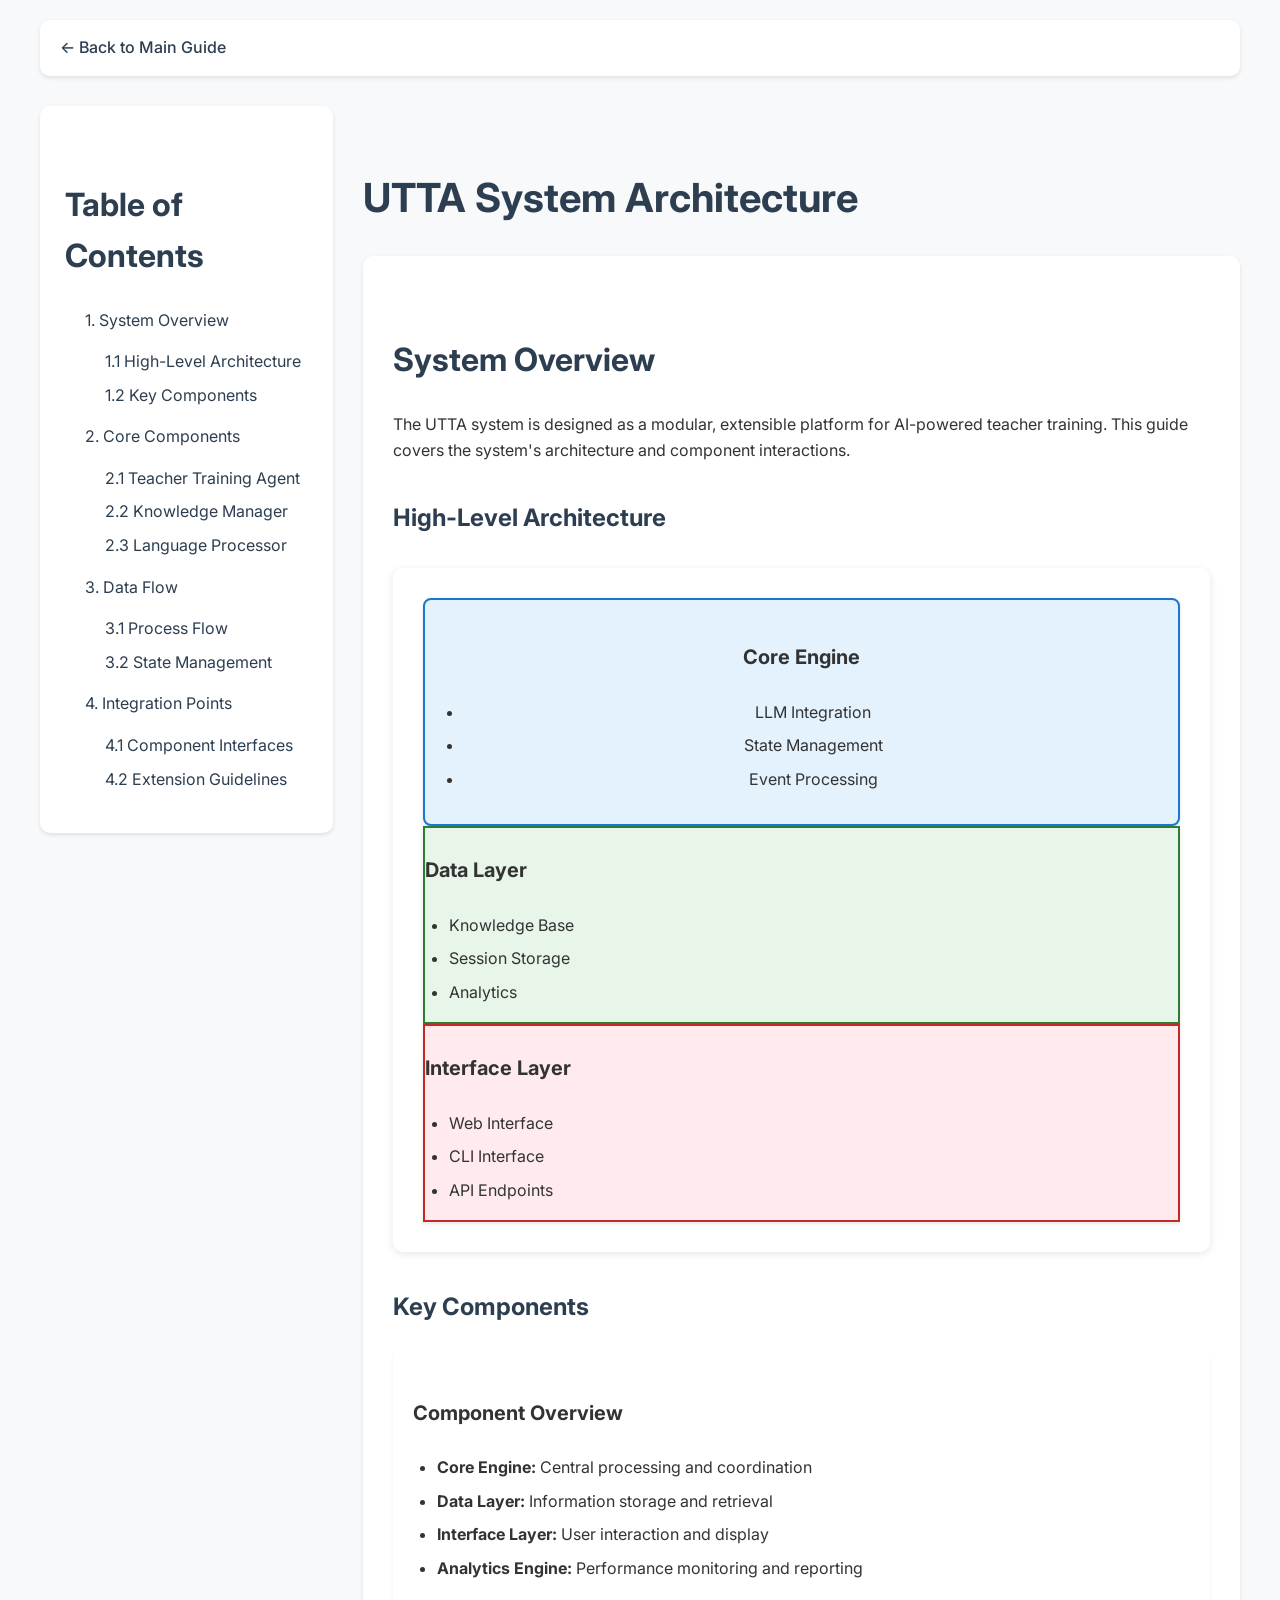
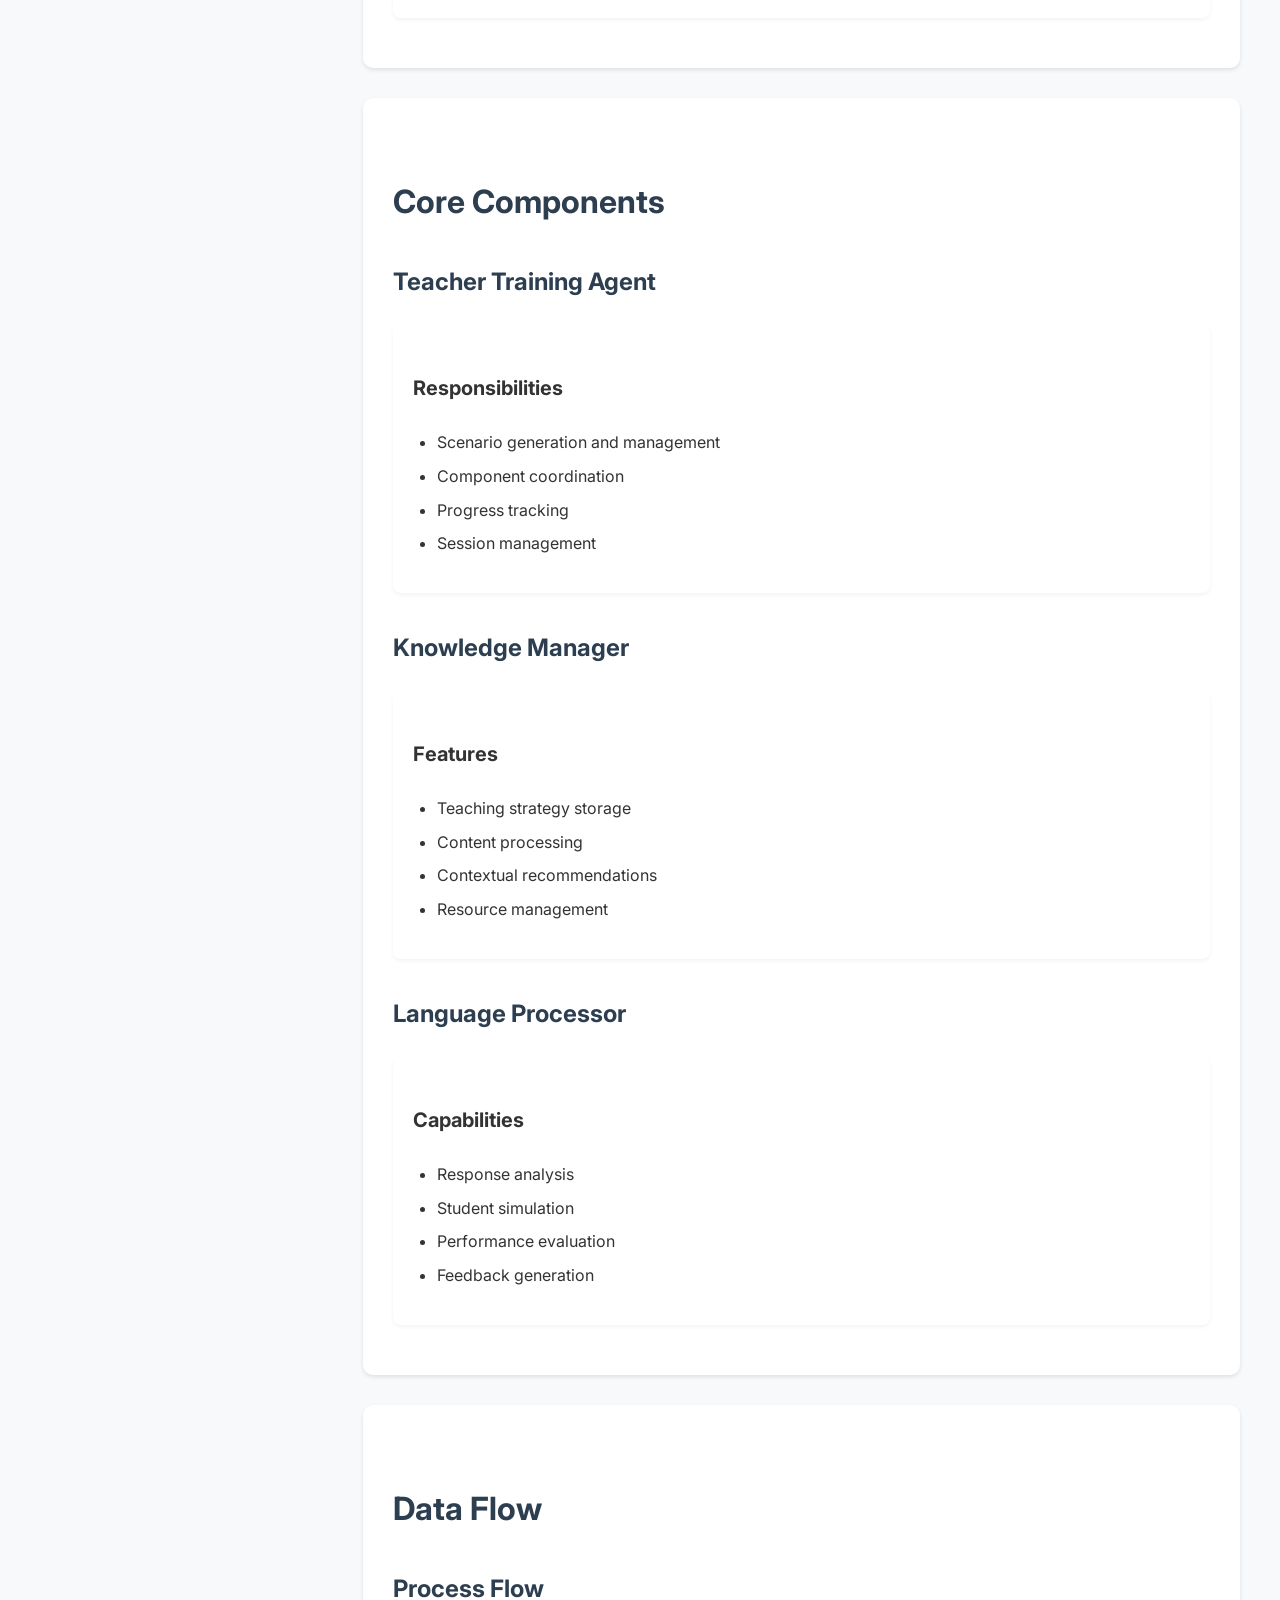
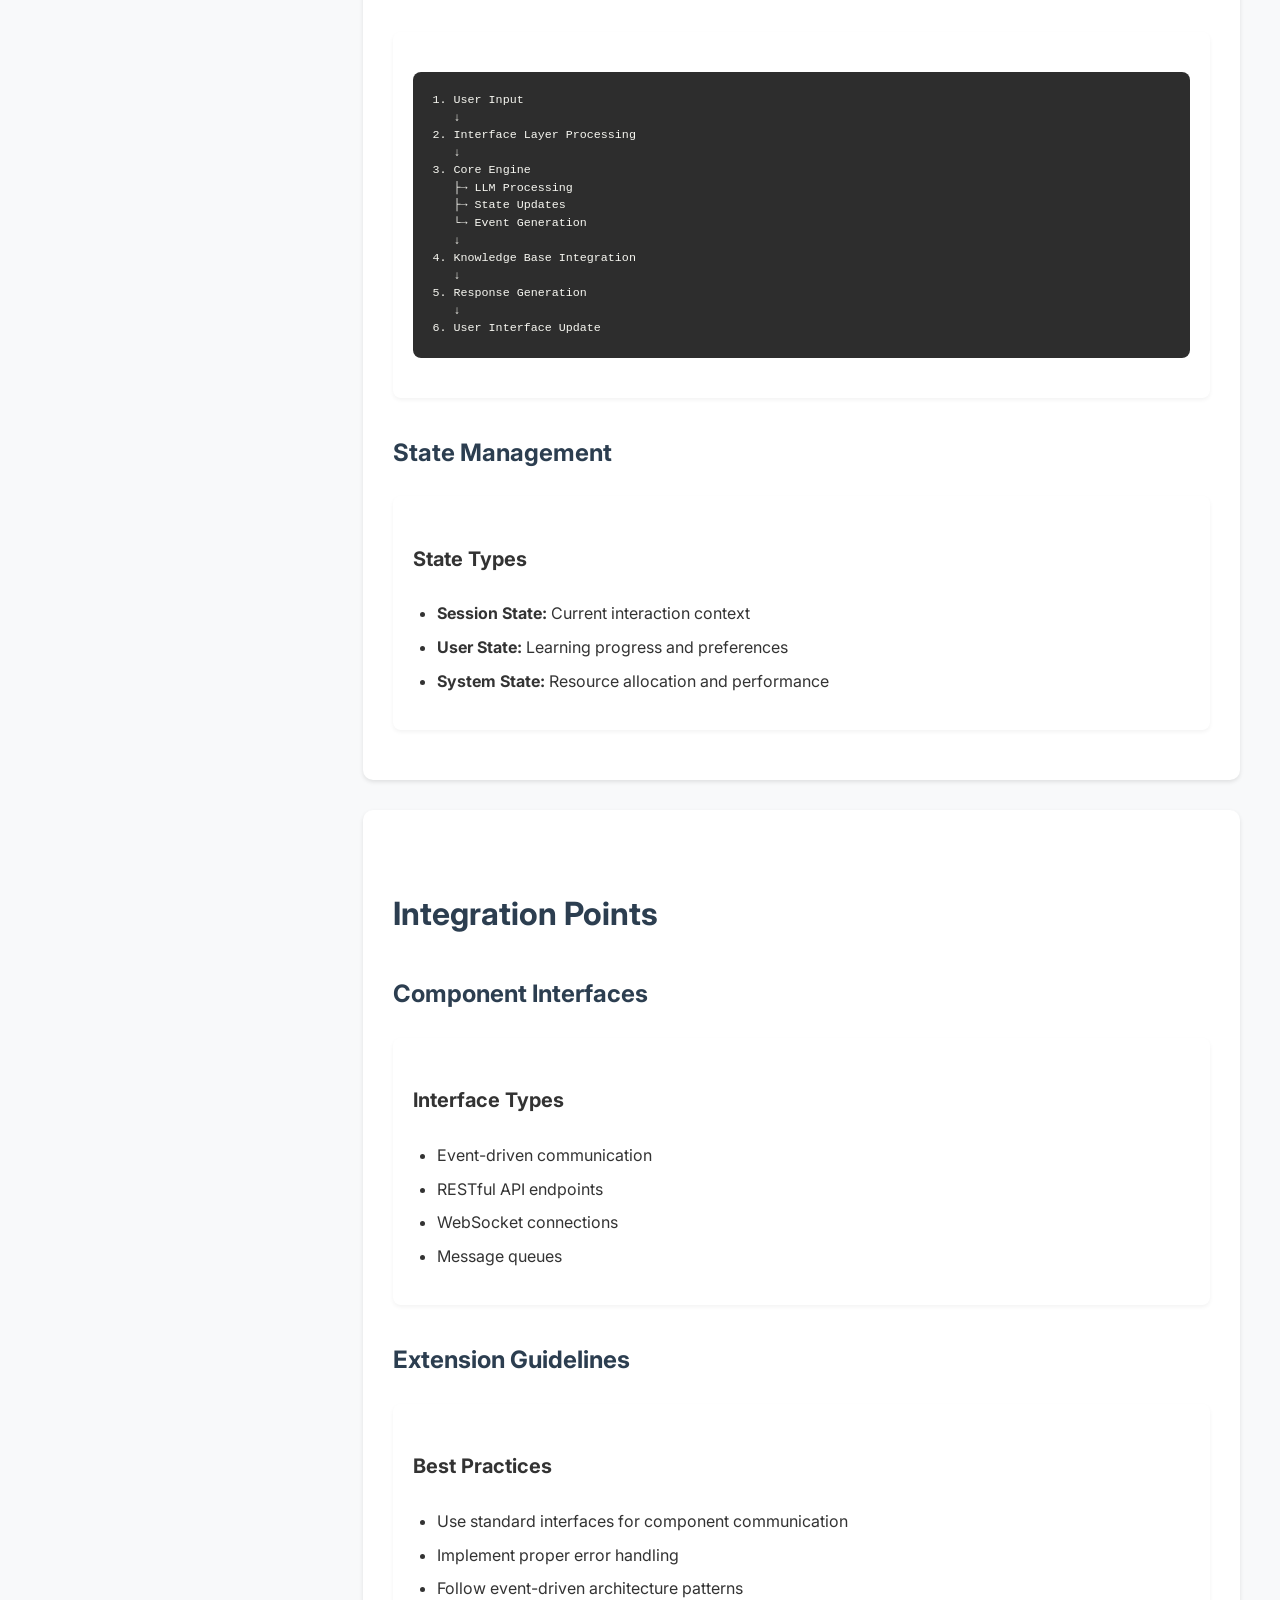
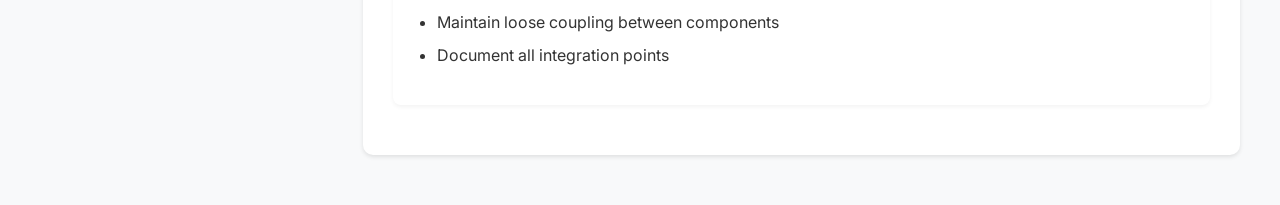
<file: docs/architecture.html>
<!DOCTYPE html>
<html lang="en">

<head>
    <meta charset="UTF-8">
    <meta name="viewport" content="width=device-width, initial-scale=1.0">

    <!-- Primary Meta Tags -->
    <title>System Architecture - UTTA Documentation</title>
    <meta name="title" content="System Architecture - UTTA Documentation">
    <meta name="description" content="Detailed guide to the UTTA system architecture, including core components, data flow, and integration points.">
    <meta name="keywords" content="system architecture, AI education, LLM integration, software design, educational technology">
    <meta name="author" content="AI Teacher Training Project">
    <meta name="robots" content="index, follow">

    <!-- Google Fonts -->
    <link rel="preconnect" href="https://fonts.googleapis.com">
    <link rel="preconnect" href="https://fonts.gstatic.com" crossorigin>
    <link href="https://fonts.googleapis.com/css2?family=Inter:wght@400;500;600;700&family=Fira+Code:wght@400;500&display=swap" rel="stylesheet">

    <!-- Theme Color for Mobile -->
    <meta name="theme-color" content="#2c3e50">

    <!-- Stylesheet -->
    <link rel="stylesheet" href="../style.css">
</head>

<body>
    <div class="nav-container">
        <a href="../index.html">← Back to Main Guide</a>
        <button class="nav-toggle" onclick="toggleTOC()">☰ Table of Contents</button>
    </div>

    <div class="main-content">
        <aside class="sidebar">
            <div class="toc">
                <h2>Table of Contents</h2>
                <ul>
                    <li><a href="#overview">1. System Overview</a>
                        <ul>
                            <li><a href="#high-level">1.1 High-Level Architecture</a></li>
                            <li><a href="#key-components">1.2 Key Components</a></li>
                        </ul>
                    </li>
                    <li><a href="#components">2. Core Components</a>
                        <ul>
                            <li><a href="#training-agent">2.1 Teacher Training Agent</a></li>
                            <li><a href="#knowledge-manager">2.2 Knowledge Manager</a></li>
                            <li><a href="#language-processor">2.3 Language Processor</a></li>
                        </ul>
                    </li>
                    <li><a href="#data-flow">3. Data Flow</a>
                        <ul>
                            <li><a href="#process-flow">3.1 Process Flow</a></li>
                            <li><a href="#state-management">3.2 State Management</a></li>
                        </ul>
                    </li>
                    <li><a href="#integration">4. Integration Points</a>
                        <ul>
                            <li><a href="#interfaces">4.1 Component Interfaces</a></li>
                            <li><a href="#extension">4.2 Extension Guidelines</a></li>
                        </ul>
                    </li>
                </ul>
            </div>
        </aside>

        <main>
            <h1>UTTA System Architecture</h1>

            <div id="overview" class="section">
                <h2>System Overview</h2>
                <p>The UTTA system is designed as a modular, extensible platform for AI-powered teacher training. This guide covers the system's architecture and component interactions.</p>

                <div id="high-level" class="subsection">
                    <h3>High-Level Architecture</h3>
                    <div class="diagram">
                        <div class="component-grid">
                            <div class="component system-component">
                                <div class="component-content">
                                    <h4>Core Engine</h4>
                                    <ul>
                                        <li>LLM Integration</li>
                                        <li>State Management</li>
                                        <li>Event Processing</li>
                                    </ul>
                                </div>
                            </div>
                            <div class="component data-flow">
                                <div class="component-content">
                                    <h4>Data Layer</h4>
                                    <ul>
                                        <li>Knowledge Base</li>
                                        <li>Session Storage</li>
                                        <li>Analytics</li>
                                    </ul>
                                </div>
                            </div>
                            <div class="component user-component">
                                <div class="component-content">
                                    <h4>Interface Layer</h4>
                                    <ul>
                                        <li>Web Interface</li>
                                        <li>CLI Interface</li>
                                        <li>API Endpoints</li>
                                    </ul>
                                </div>
                            </div>
                        </div>
                    </div>
                </div>

                <div id="key-components" class="subsection">
                    <h3>Key Components</h3>
                    <div class="example">
                        <h4>Component Overview</h4>
                        <ul>
                            <li><strong>Core Engine:</strong> Central processing and coordination</li>
                            <li><strong>Data Layer:</strong> Information storage and retrieval</li>
                            <li><strong>Interface Layer:</strong> User interaction and display</li>
                            <li><strong>Analytics Engine:</strong> Performance monitoring and reporting</li>
                        </ul>
                    </div>
                </div>
            </div>

            <div id="components" class="section">
                <h2>Core Components</h2>

                <div id="training-agent" class="subsection">
                    <h3>Teacher Training Agent</h3>
                    <div class="example">
                        <h4>Responsibilities</h4>
                        <ul>
                            <li>Scenario generation and management</li>
                            <li>Component coordination</li>
                            <li>Progress tracking</li>
                            <li>Session management</li>
                        </ul>
                    </div>
                </div>

                <div id="knowledge-manager" class="subsection">
                    <h3>Knowledge Manager</h3>
                    <div class="example">
                        <h4>Features</h4>
                        <ul>
                            <li>Teaching strategy storage</li>
                            <li>Content processing</li>
                            <li>Contextual recommendations</li>
                            <li>Resource management</li>
                        </ul>
                    </div>
                </div>

                <div id="language-processor" class="subsection">
                    <h3>Language Processor</h3>
                    <div class="example">
                        <h4>Capabilities</h4>
                        <ul>
                            <li>Response analysis</li>
                            <li>Student simulation</li>
                            <li>Performance evaluation</li>
                            <li>Feedback generation</li>
                        </ul>
                    </div>
                </div>
            </div>

            <div id="data-flow" class="section">
                <h2>Data Flow</h2>

                <div id="process-flow" class="subsection">
                    <h3>Process Flow</h3>
                    <div class="example">
                        <pre>
1. User Input
   ↓
2. Interface Layer Processing
   ↓
3. Core Engine
   ├→ LLM Processing
   ├→ State Updates
   └→ Event Generation
   ↓
4. Knowledge Base Integration
   ↓
5. Response Generation
   ↓
6. User Interface Update</pre>
                    </div>
                </div>

                <div id="state-management" class="subsection">
                    <h3>State Management</h3>
                    <div class="note">
                        <h4>State Types</h4>
                        <ul>
                            <li><strong>Session State:</strong> Current interaction context</li>
                            <li><strong>User State:</strong> Learning progress and preferences</li>
                            <li><strong>System State:</strong> Resource allocation and performance</li>
                        </ul>
                    </div>
                </div>
            </div>

            <div id="integration" class="section">
                <h2>Integration Points</h2>

                <div id="interfaces" class="subsection">
                    <h3>Component Interfaces</h3>
                    <div class="example">
                        <h4>Interface Types</h4>
                        <ul>
                            <li>Event-driven communication</li>
                            <li>RESTful API endpoints</li>
                            <li>WebSocket connections</li>
                            <li>Message queues</li>
                        </ul>
                    </div>
                </div>

                <div id="extension" class="subsection">
                    <h3>Extension Guidelines</h3>
                    <div class="warning">
                        <h4>Best Practices</h4>
                        <ul>
                            <li>Use standard interfaces for component communication</li>
                            <li>Implement proper error handling</li>
                            <li>Follow event-driven architecture patterns</li>
                            <li>Maintain loose coupling between components</li>
                            <li>Document all integration points</li>
                        </ul>
                    </div>
                </div>
            </div>
        </main>
    </div>

    <a href="#" class="back-to-top">↑ Back to Top</a>

    <script>
        // Toggle Table of Contents
        function toggleTOC() {
            const toc = document.querySelector('.toc');
            toc.classList.toggle('show');
        }

        // Back to Top button visibility
        window.onscroll = function() {
            const backToTop = document.querySelector('.back-to-top');
            if (document.body.scrollTop > 500 || document.documentElement.scrollTop > 500) {
                backToTop.classList.add('visible');
            } else {
                backToTop.classList.remove('visible');
            }
        };

        // Smooth scrolling for anchor links
        document.querySelectorAll('a[href^="#"]').forEach(anchor => {
            anchor.addEventListener('click', function(e) {
                e.preventDefault();
                const target = document.querySelector(this.getAttribute('href'));
                if (target) {
                    target.scrollIntoView({
                        behavior: 'smooth'
                    });
                }
            });
        });
    </script>
</body>

</html>
</file>
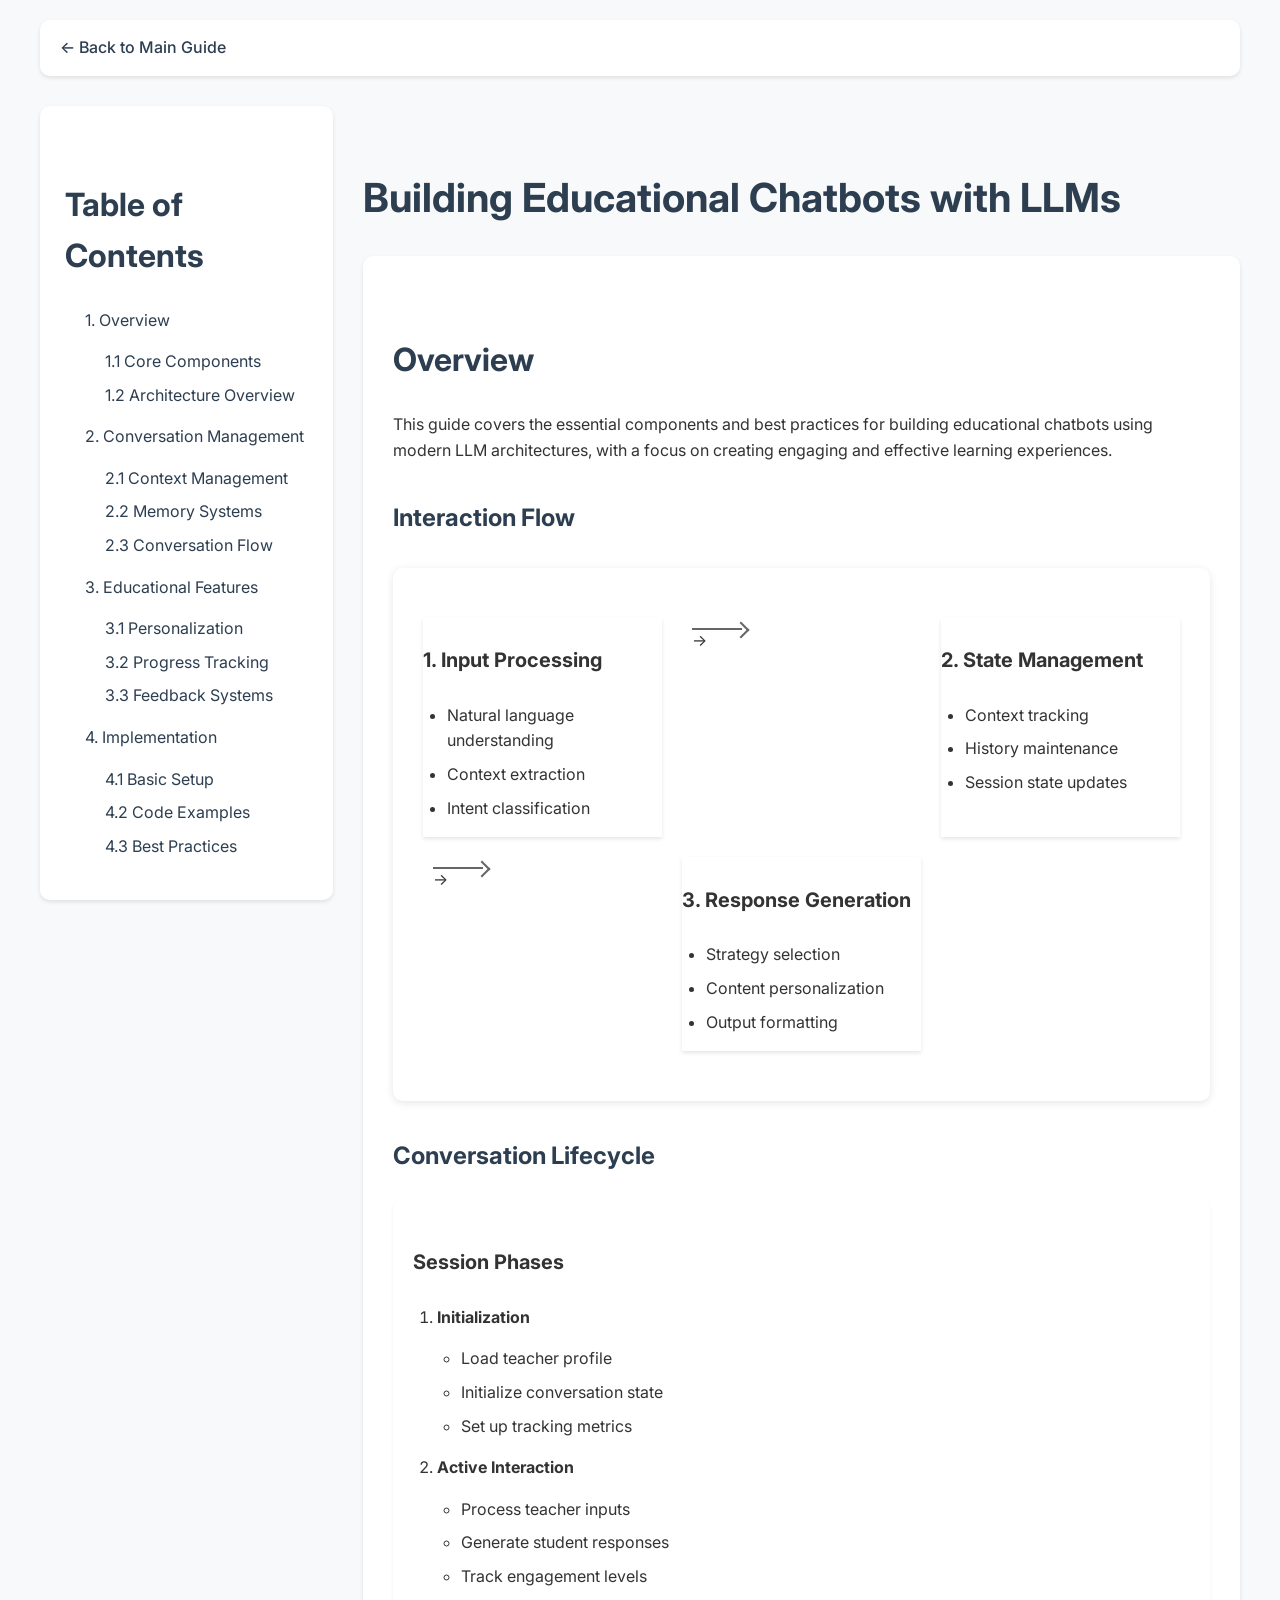
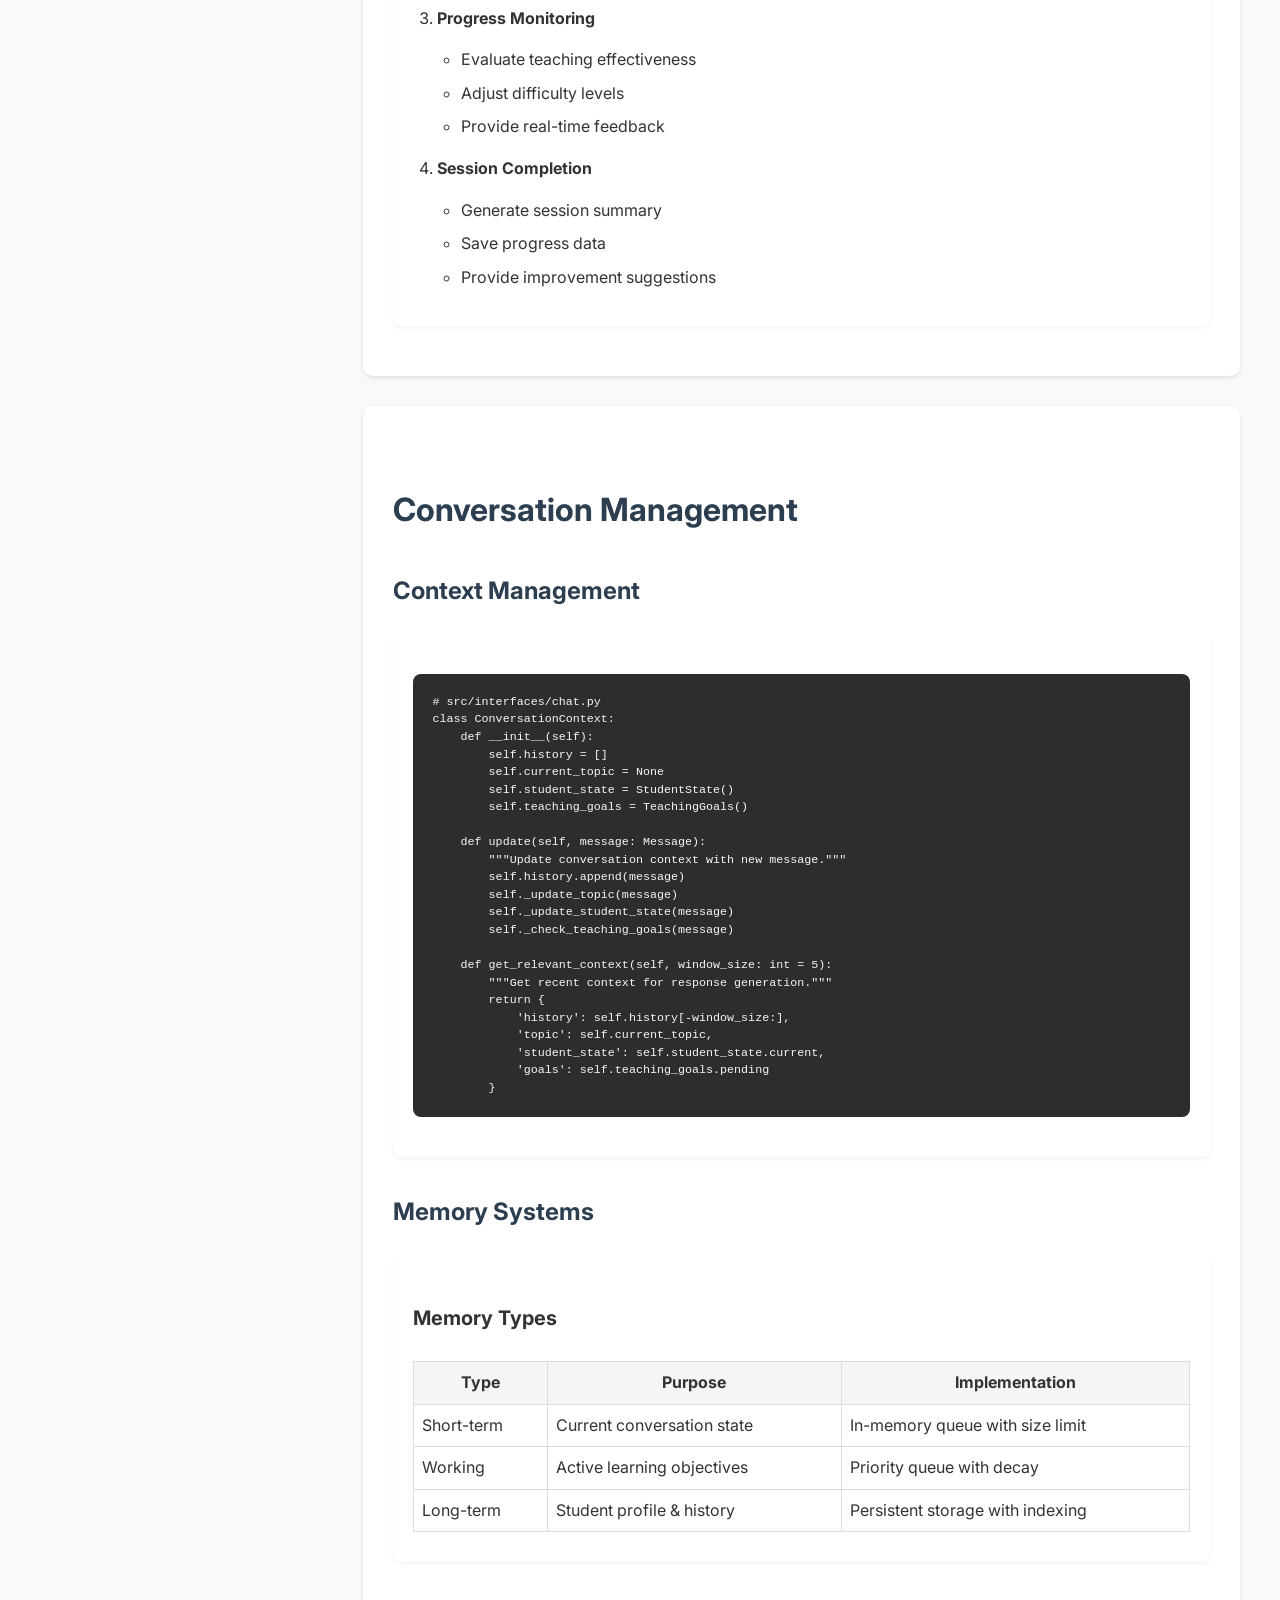
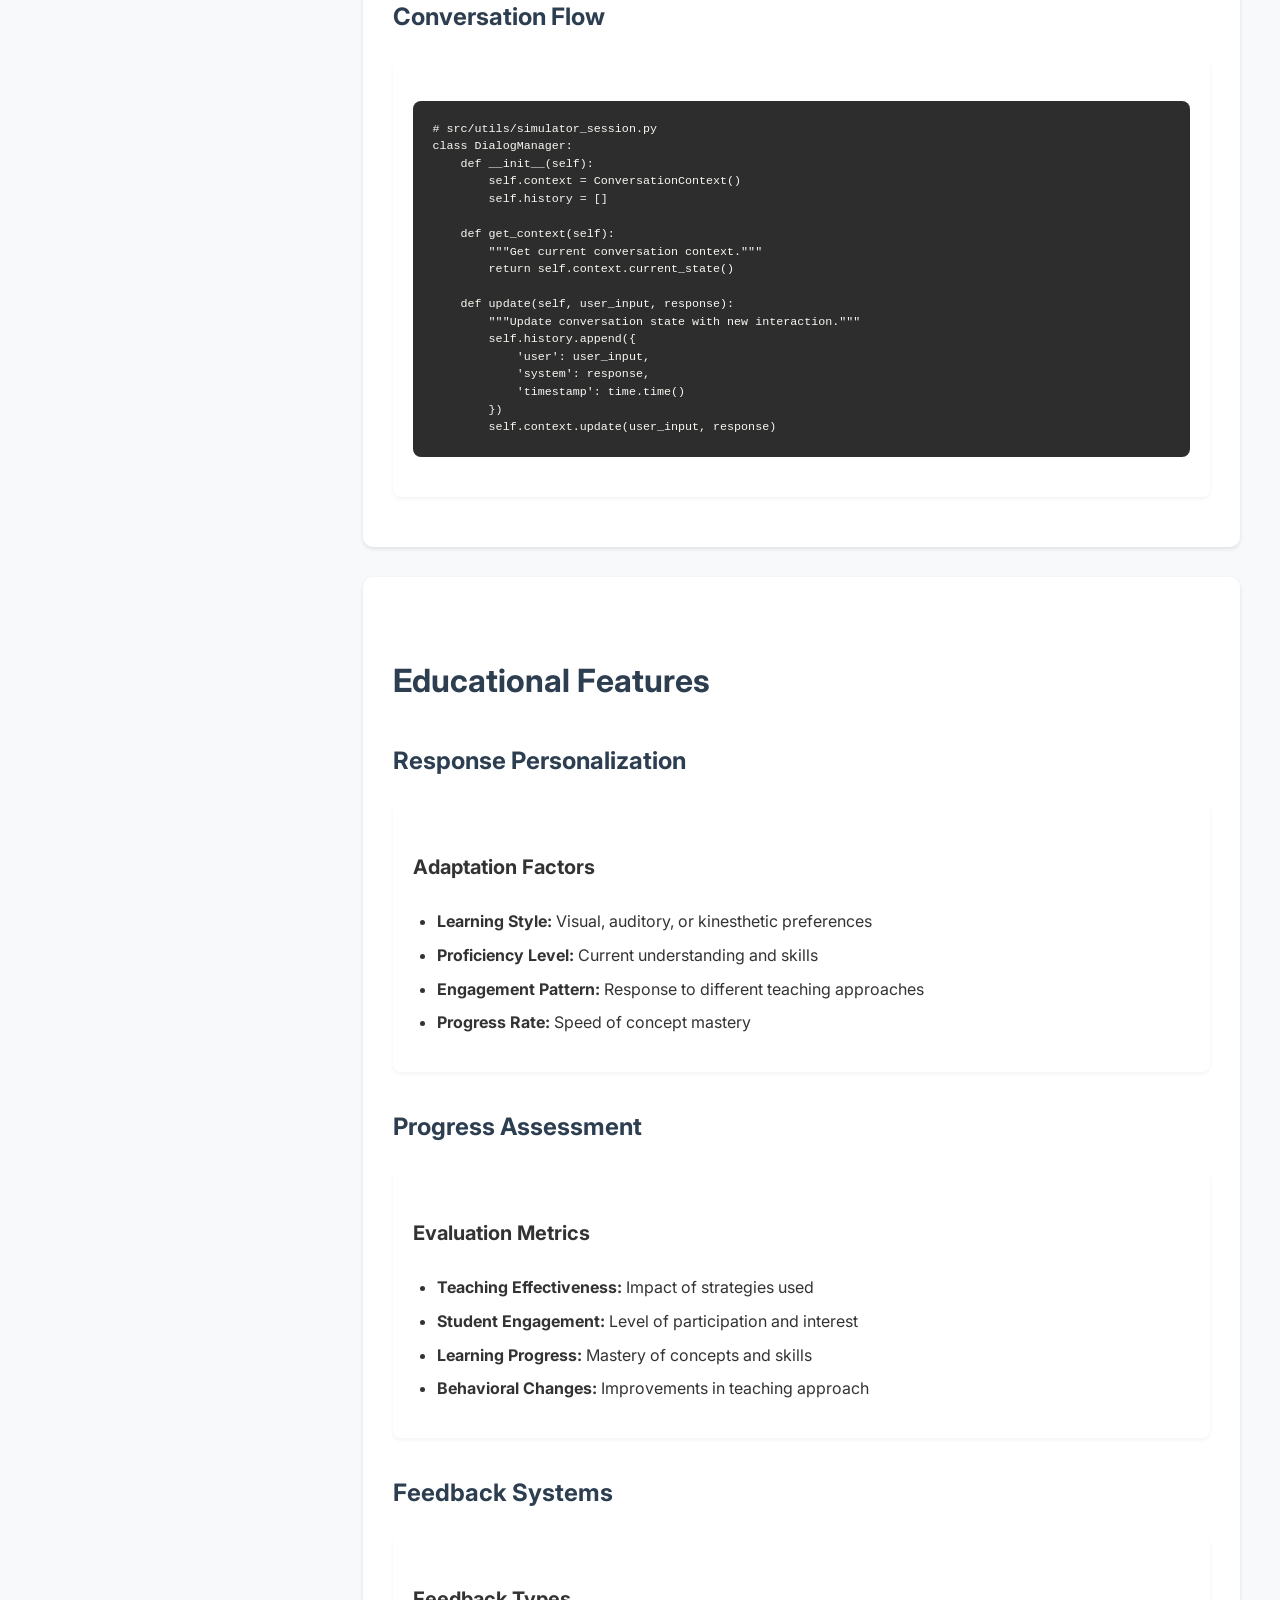
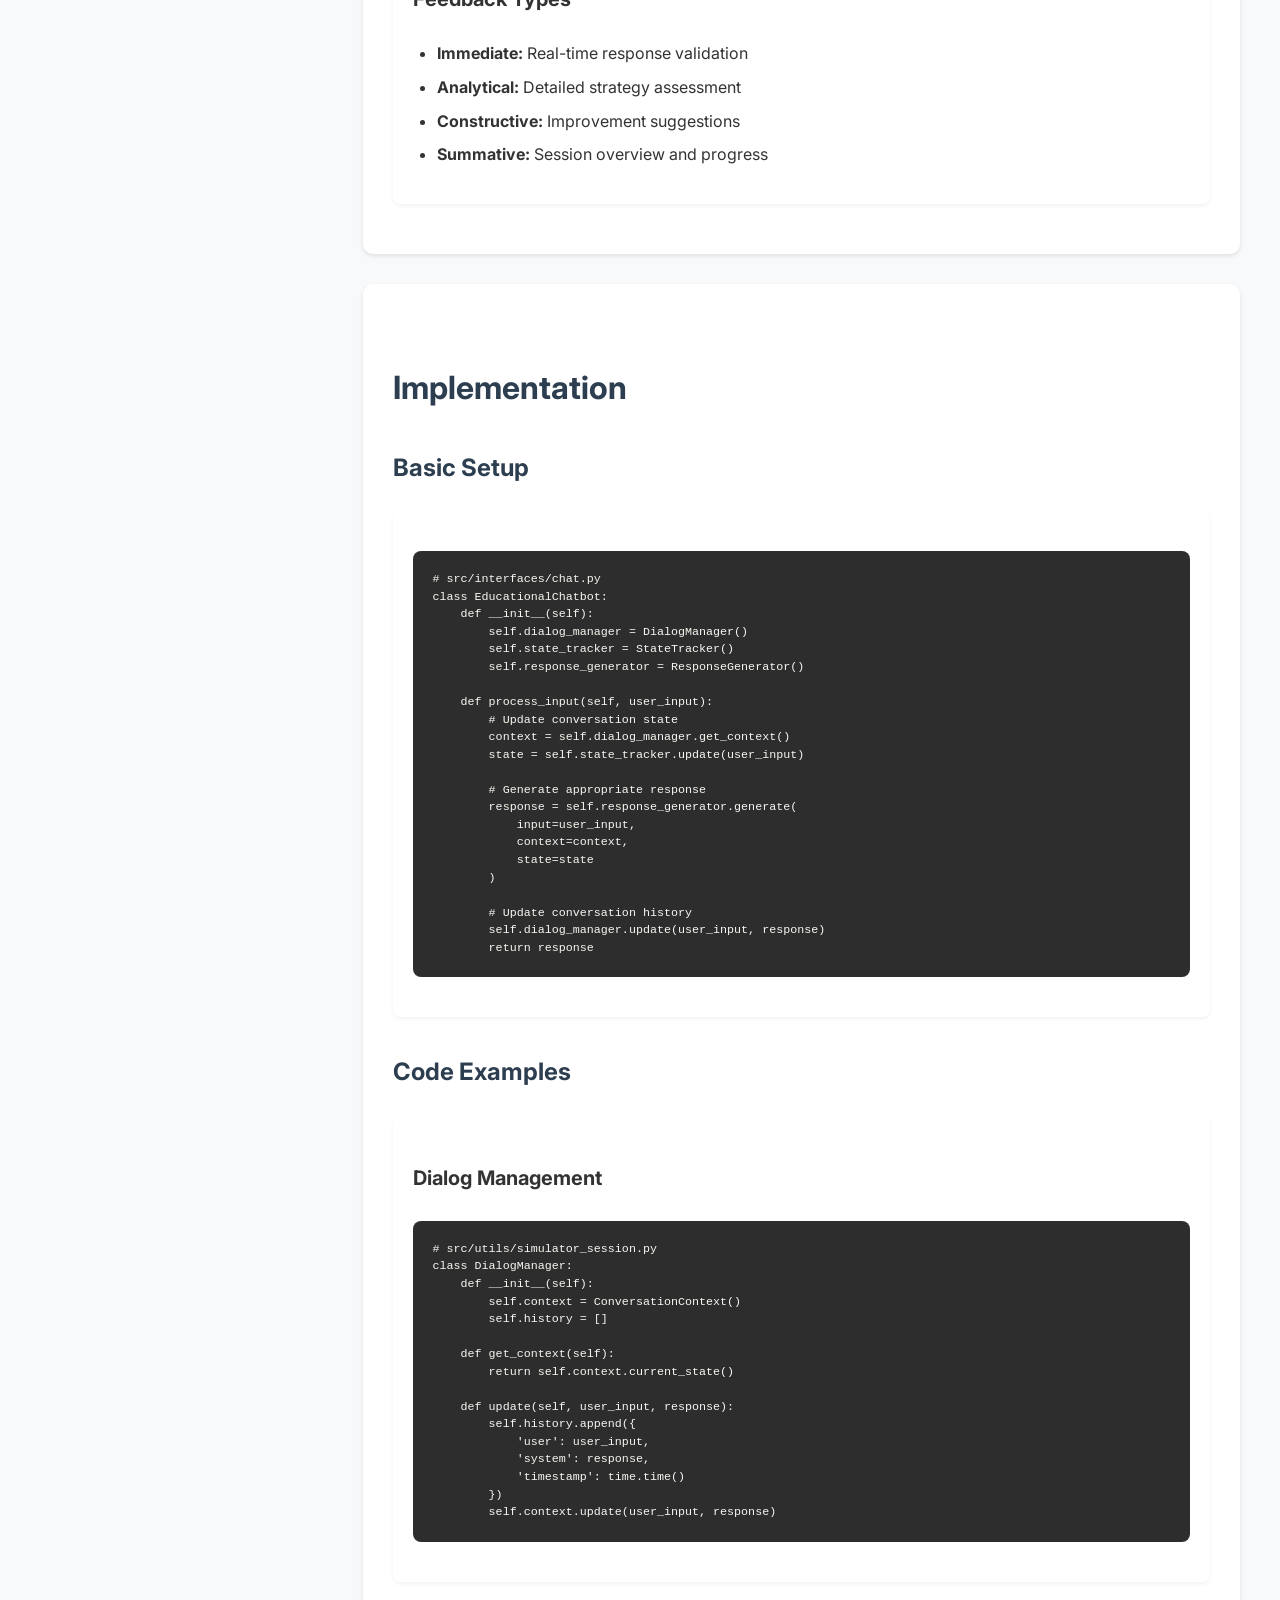
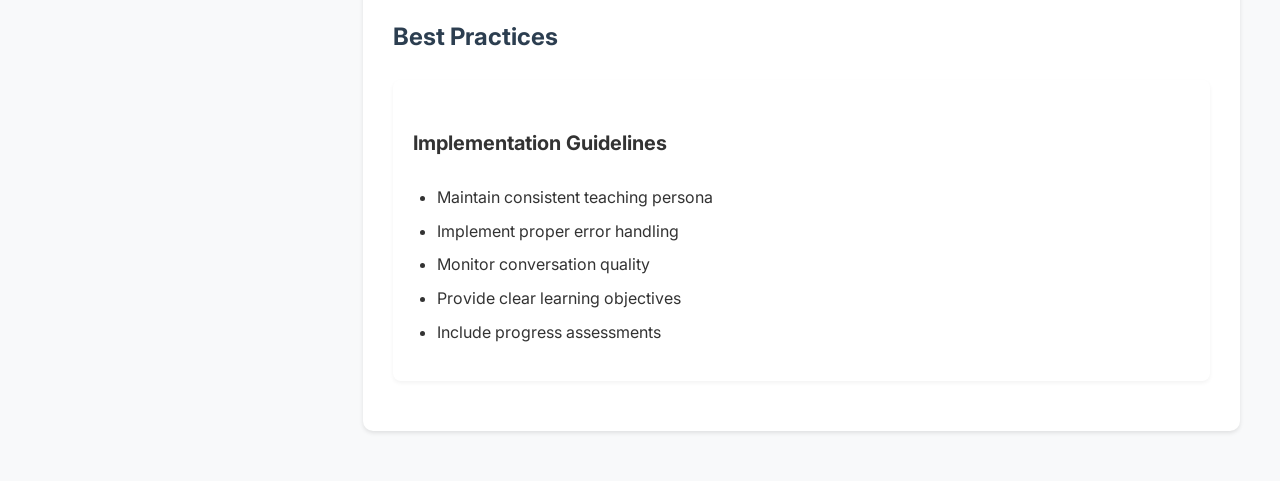
<file: docs/chatbot.html>
<!DOCTYPE html>
<html lang="en">

<head>
    <meta charset="UTF-8">
    <meta name="viewport" content="width=device-width, initial-scale=1.0">

    <!-- Primary Meta Tags -->
    <title>Educational Chatbot Development - UTTA Documentation</title>
    <meta name="title" content="Educational Chatbot Development - UTTA Documentation">
    <meta name="description" content="Comprehensive guide to building AI-powered educational chatbots using modern LLMs, including best practices for conversation management, educational features, and implementation details.">
    <meta name="keywords" content="chatbot, education, AI, LLM, teaching, conversation management, educational technology">
    <meta name="author" content="AI Teacher Training Project">
    <meta name="robots" content="index, follow">

    <!-- Google Fonts -->
    <link rel="preconnect" href="https://fonts.googleapis.com">
    <link rel="preconnect" href="https://fonts.gstatic.com" crossorigin>
    <link href="https://fonts.googleapis.com/css2?family=Inter:wght@400;500;600;700&family=Fira+Code:wght@400;500&display=swap" rel="stylesheet">

    <!-- Theme Color for Mobile -->
    <meta name="theme-color" content="#2c3e50">

    <!-- Stylesheet -->
    <link rel="stylesheet" href="../style.css">
</head>

<body>
    <div class="nav-container">
        <a href="../index.html">← Back to Main Guide</a>
        <button class="nav-toggle" onclick="toggleTOC()">☰ Table of Contents</button>
    </div>

    <div class="main-content">
        <aside class="sidebar">
            <div class="toc">
                <h2>Table of Contents</h2>
                <ul>
                    <li><a href="#overview">1. Overview</a>
                        <ul>
                            <li><a href="#core-components">1.1 Core Components</a></li>
                            <li><a href="#architecture">1.2 Architecture Overview</a></li>
                        </ul>
                    </li>
                    <li><a href="#conversation-management">2. Conversation Management</a>
                        <ul>
                            <li><a href="#context">2.1 Context Management</a></li>
                            <li><a href="#memory">2.2 Memory Systems</a></li>
                            <li><a href="#flow">2.3 Conversation Flow</a></li>
                        </ul>
                    </li>
                    <li><a href="#educational-features">3. Educational Features</a>
                        <ul>
                            <li><a href="#personalization">3.1 Personalization</a></li>
                            <li><a href="#assessment">3.2 Progress Tracking</a></li>
                            <li><a href="#feedback">3.3 Feedback Systems</a></li>
                        </ul>
                    </li>
                    <li><a href="#implementation">4. Implementation</a>
                        <ul>
                            <li><a href="#setup">4.1 Basic Setup</a></li>
                            <li><a href="#examples">4.2 Code Examples</a></li>
                            <li><a href="#best-practices">4.3 Best Practices</a></li>
                        </ul>
                    </li>
                </ul>
            </div>
        </aside>

        <main>
            <h1>Building Educational Chatbots with LLMs</h1>

            <div id="overview" class="section">
                <h2>Overview</h2>
                <p>This guide covers the essential components and best practices for building educational chatbots using modern LLM architectures, with a focus on creating engaging and effective learning experiences.</p>

                <div id="interaction-flow" class="subsection">
                    <h3>Interaction Flow</h3>
                    <div class="diagram">
                        <div class="flow-diagram">
                            <div class="component">
                                <h4>1. Input Processing</h4>
                                <ul>
                                    <li>Natural language understanding</li>
                                    <li>Context extraction</li>
                                    <li>Intent classification</li>
                                </ul>
                            </div>
                            <div class="arrow">→</div>
                            <div class="component">
                                <h4>2. State Management</h4>
                                <ul>
                                    <li>Context tracking</li>
                                    <li>History maintenance</li>
                                    <li>Session state updates</li>
                                </ul>
                            </div>
                            <div class="arrow">→</div>
                            <div class="component">
                                <h4>3. Response Generation</h4>
                                <ul>
                                    <li>Strategy selection</li>
                                    <li>Content personalization</li>
                                    <li>Output formatting</li>
                                </ul>
                            </div>
                        </div>
                    </div>
                </div>

                <div id="conversation-lifecycle" class="subsection">
                    <h3>Conversation Lifecycle</h3>
                    <div class="example">
                        <h4>Session Phases</h4>
                        <ol>
                            <li><strong>Initialization</strong>
                                <ul>
                                    <li>Load teacher profile</li>
                                    <li>Initialize conversation state</li>
                                    <li>Set up tracking metrics</li>
                                </ul>
                            </li>
                            <li><strong>Active Interaction</strong>
                                <ul>
                                    <li>Process teacher inputs</li>
                                    <li>Generate student responses</li>
                                    <li>Track engagement levels</li>
                                </ul>
                            </li>
                            <li><strong>Progress Monitoring</strong>
                                <ul>
                                    <li>Evaluate teaching effectiveness</li>
                                    <li>Adjust difficulty levels</li>
                                    <li>Provide real-time feedback</li>
                                </ul>
                            </li>
                            <li><strong>Session Completion</strong>
                                <ul>
                                    <li>Generate session summary</li>
                                    <li>Save progress data</li>
                                    <li>Provide improvement suggestions</li>
                                </ul>
                            </li>
                        </ol>
                    </div>
                </div>
            </div>

            <div id="conversation-management" class="section">
                <h2>Conversation Management</h2>

                <div id="context" class="subsection">
                    <h3>Context Management</h3>
                    <div class="example">
                        <pre>
# src/interfaces/chat.py
class ConversationContext:
    def __init__(self):
        self.history = []
        self.current_topic = None
        self.student_state = StudentState()
        self.teaching_goals = TeachingGoals()

    def update(self, message: Message):
        """Update conversation context with new message."""
        self.history.append(message)
        self._update_topic(message)
        self._update_student_state(message)
        self._check_teaching_goals(message)

    def get_relevant_context(self, window_size: int = 5):
        """Get recent context for response generation."""
        return {
            'history': self.history[-window_size:],
            'topic': self.current_topic,
            'student_state': self.student_state.current,
            'goals': self.teaching_goals.pending
        }</pre>
                    </div>
                </div>

                <div id="memory" class="subsection">
                    <h3>Memory Systems</h3>
                    <div class="note">
                        <h4>Memory Types</h4>
                        <table>
                            <tr>
                                <th>Type</th>
                                <th>Purpose</th>
                                <th>Implementation</th>
                            </tr>
                            <tr>
                                <td>Short-term</td>
                                <td>Current conversation state</td>
                                <td>In-memory queue with size limit</td>
                            </tr>
                            <tr>
                                <td>Working</td>
                                <td>Active learning objectives</td>
                                <td>Priority queue with decay</td>
                            </tr>
                            <tr>
                                <td>Long-term</td>
                                <td>Student profile & history</td>
                                <td>Persistent storage with indexing</td>
                            </tr>
                        </table>
                    </div>
                </div>

                <div id="flow" class="subsection">
                    <h3>Conversation Flow</h3>
                    <div class="example">
                        <pre>
# src/utils/simulator_session.py
class DialogManager:
    def __init__(self):
        self.context = ConversationContext()
        self.history = []
        
    def get_context(self):
        """Get current conversation context."""
        return self.context.current_state()
        
    def update(self, user_input, response):
        """Update conversation state with new interaction."""
        self.history.append({
            'user': user_input,
            'system': response,
            'timestamp': time.time()
        })
        self.context.update(user_input, response)</pre>
                    </div>
                </div>
            </div>

            <div id="educational-features" class="section">
                <h2>Educational Features</h2>

                <div id="personalization" class="subsection">
                    <h3>Response Personalization</h3>
                    <div class="example">
                        <h4>Adaptation Factors</h4>
                        <ul>
                            <li><strong>Learning Style:</strong> Visual, auditory, or kinesthetic preferences</li>
                            <li><strong>Proficiency Level:</strong> Current understanding and skills</li>
                            <li><strong>Engagement Pattern:</strong> Response to different teaching approaches</li>
                            <li><strong>Progress Rate:</strong> Speed of concept mastery</li>
                        </ul>
                    </div>
                </div>

                <div id="assessment" class="subsection">
                    <h3>Progress Assessment</h3>
                    <div class="example">
                        <h4>Evaluation Metrics</h4>
                        <ul>
                            <li><strong>Teaching Effectiveness:</strong> Impact of strategies used</li>
                            <li><strong>Student Engagement:</strong> Level of participation and interest</li>
                            <li><strong>Learning Progress:</strong> Mastery of concepts and skills</li>
                            <li><strong>Behavioral Changes:</strong> Improvements in teaching approach</li>
                        </ul>
                    </div>
                </div>

                <div id="feedback" class="subsection">
                    <h3>Feedback Systems</h3>
                    <div class="example">
                        <h4>Feedback Types</h4>
                        <ul>
                            <li><strong>Immediate:</strong> Real-time response validation</li>
                            <li><strong>Analytical:</strong> Detailed strategy assessment</li>
                            <li><strong>Constructive:</strong> Improvement suggestions</li>
                            <li><strong>Summative:</strong> Session overview and progress</li>
                        </ul>
                    </div>
                </div>
            </div>

            <div id="implementation" class="section">
                <h2>Implementation</h2>

                <div id="setup" class="subsection">
                    <h3>Basic Setup</h3>
                    <div class="example">
                        <pre>
# src/interfaces/chat.py
class EducationalChatbot:
    def __init__(self):
        self.dialog_manager = DialogManager()
        self.state_tracker = StateTracker()
        self.response_generator = ResponseGenerator()
        
    def process_input(self, user_input):
        # Update conversation state
        context = self.dialog_manager.get_context()
        state = self.state_tracker.update(user_input)
        
        # Generate appropriate response
        response = self.response_generator.generate(
            input=user_input,
            context=context,
            state=state
        )
        
        # Update conversation history
        self.dialog_manager.update(user_input, response)
        return response</pre>
                    </div>
                </div>

                <div id="examples" class="subsection">
                    <h3>Code Examples</h3>
                    <div class="example">
                        <h4>Dialog Management</h4>
                        <pre>
# src/utils/simulator_session.py
class DialogManager:
    def __init__(self):
        self.context = ConversationContext()
        self.history = []
        
    def get_context(self):
        return self.context.current_state()
        
    def update(self, user_input, response):
        self.history.append({
            'user': user_input,
            'system': response,
            'timestamp': time.time()
        })
        self.context.update(user_input, response)</pre>
                    </div>
                </div>

                <div id="best-practices" class="subsection">
                    <h3>Best Practices</h3>
                    <div class="warning">
                        <h4>Implementation Guidelines</h4>
                        <ul>
                            <li>Maintain consistent teaching persona</li>
                            <li>Implement proper error handling</li>
                            <li>Monitor conversation quality</li>
                            <li>Provide clear learning objectives</li>
                            <li>Include progress assessments</li>
                        </ul>
                    </div>
                </div>
            </div>
        </main>
    </div>

    <a href="#" class="back-to-top">↑ Back to Top</a>

    <script>
        // Toggle Table of Contents
        function toggleTOC() {
            const toc = document.querySelector('.toc');
            toc.classList.toggle('show');
        }

        // Back to Top button visibility
        window.onscroll = function() {
            const backToTop = document.querySelector('.back-to-top');
            if (document.body.scrollTop > 500 || document.documentElement.scrollTop > 500) {
                backToTop.classList.add('visible');
            } else {
                backToTop.classList.remove('visible');
            }
        };

        // Smooth scrolling for anchor links
        document.querySelectorAll('a[href^="#"]').forEach(anchor => {
            anchor.addEventListener('click', function(e) {
                e.preventDefault();
                const target = document.querySelector(this.getAttribute('href'));
                if (target) {
                    target.scrollIntoView({
                        behavior: 'smooth'
                    });
                }
            });
        });
    </script>
</body>

</html>
</file>
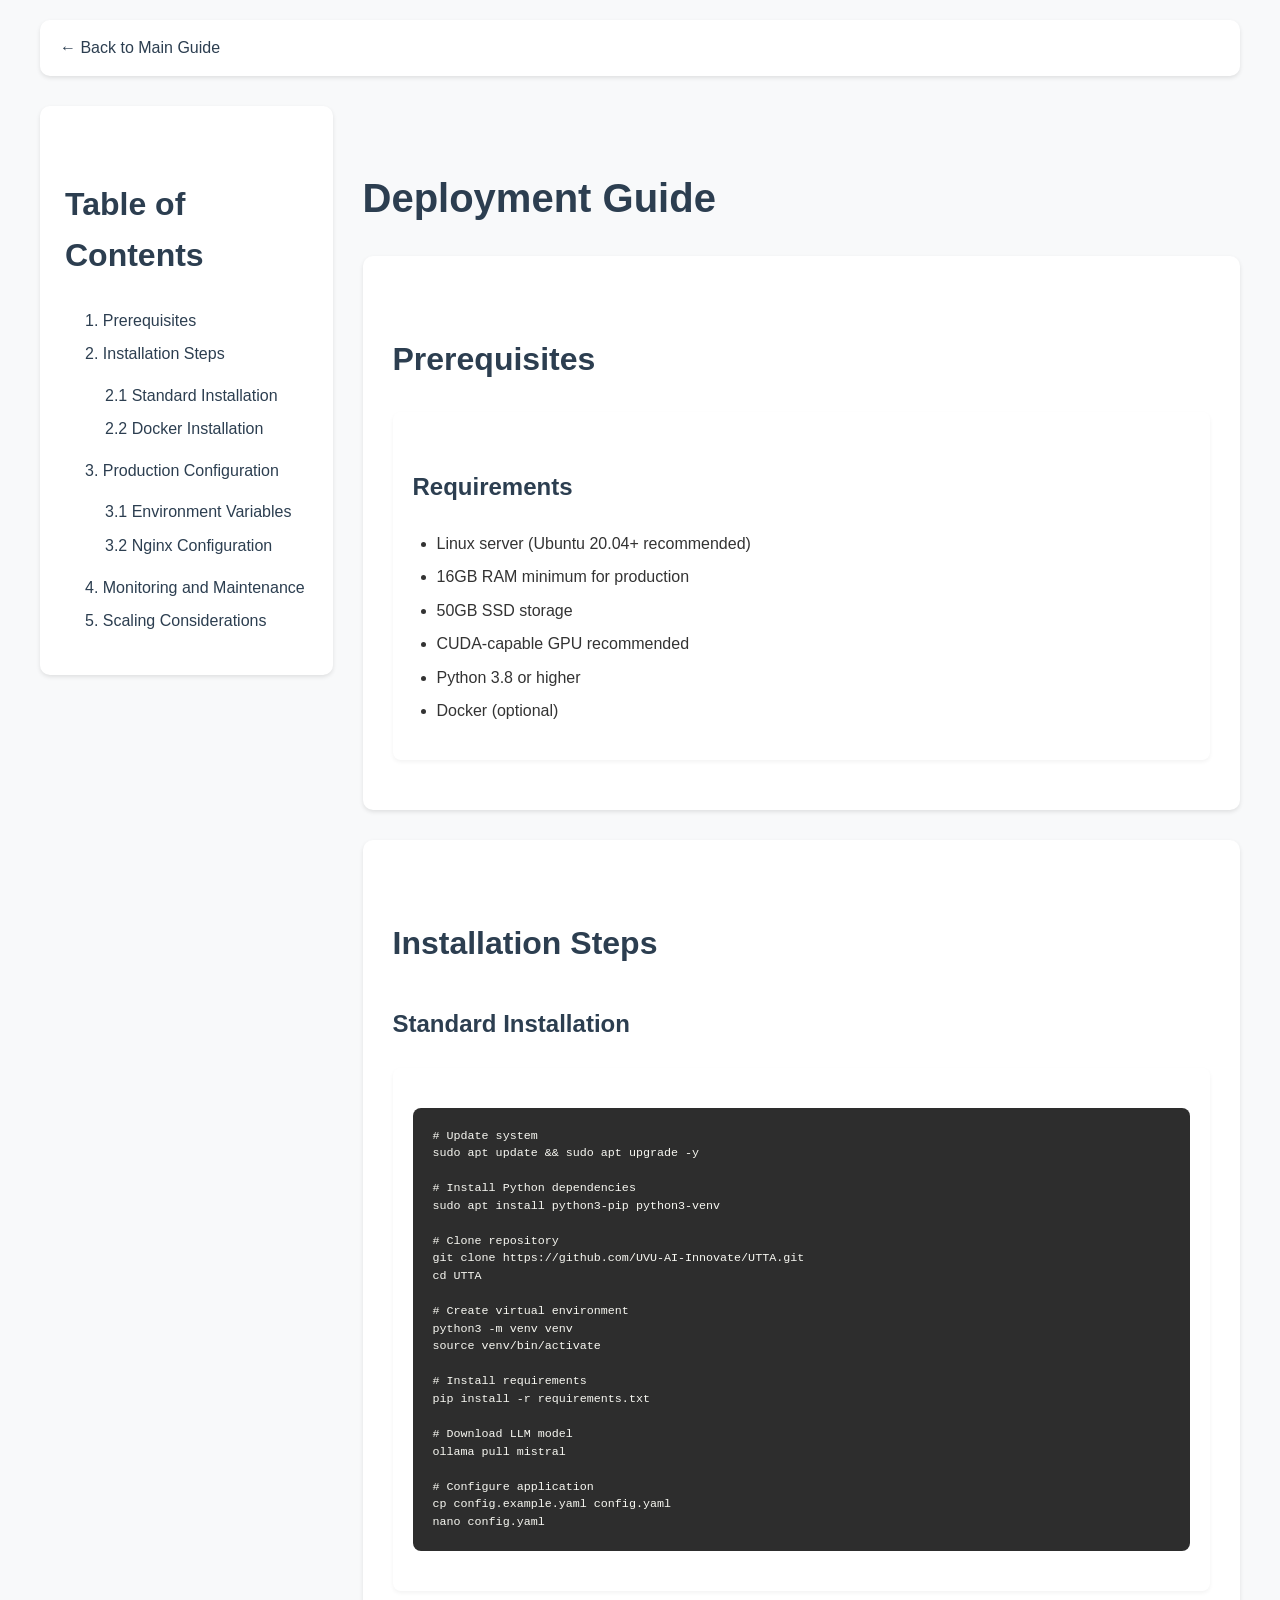
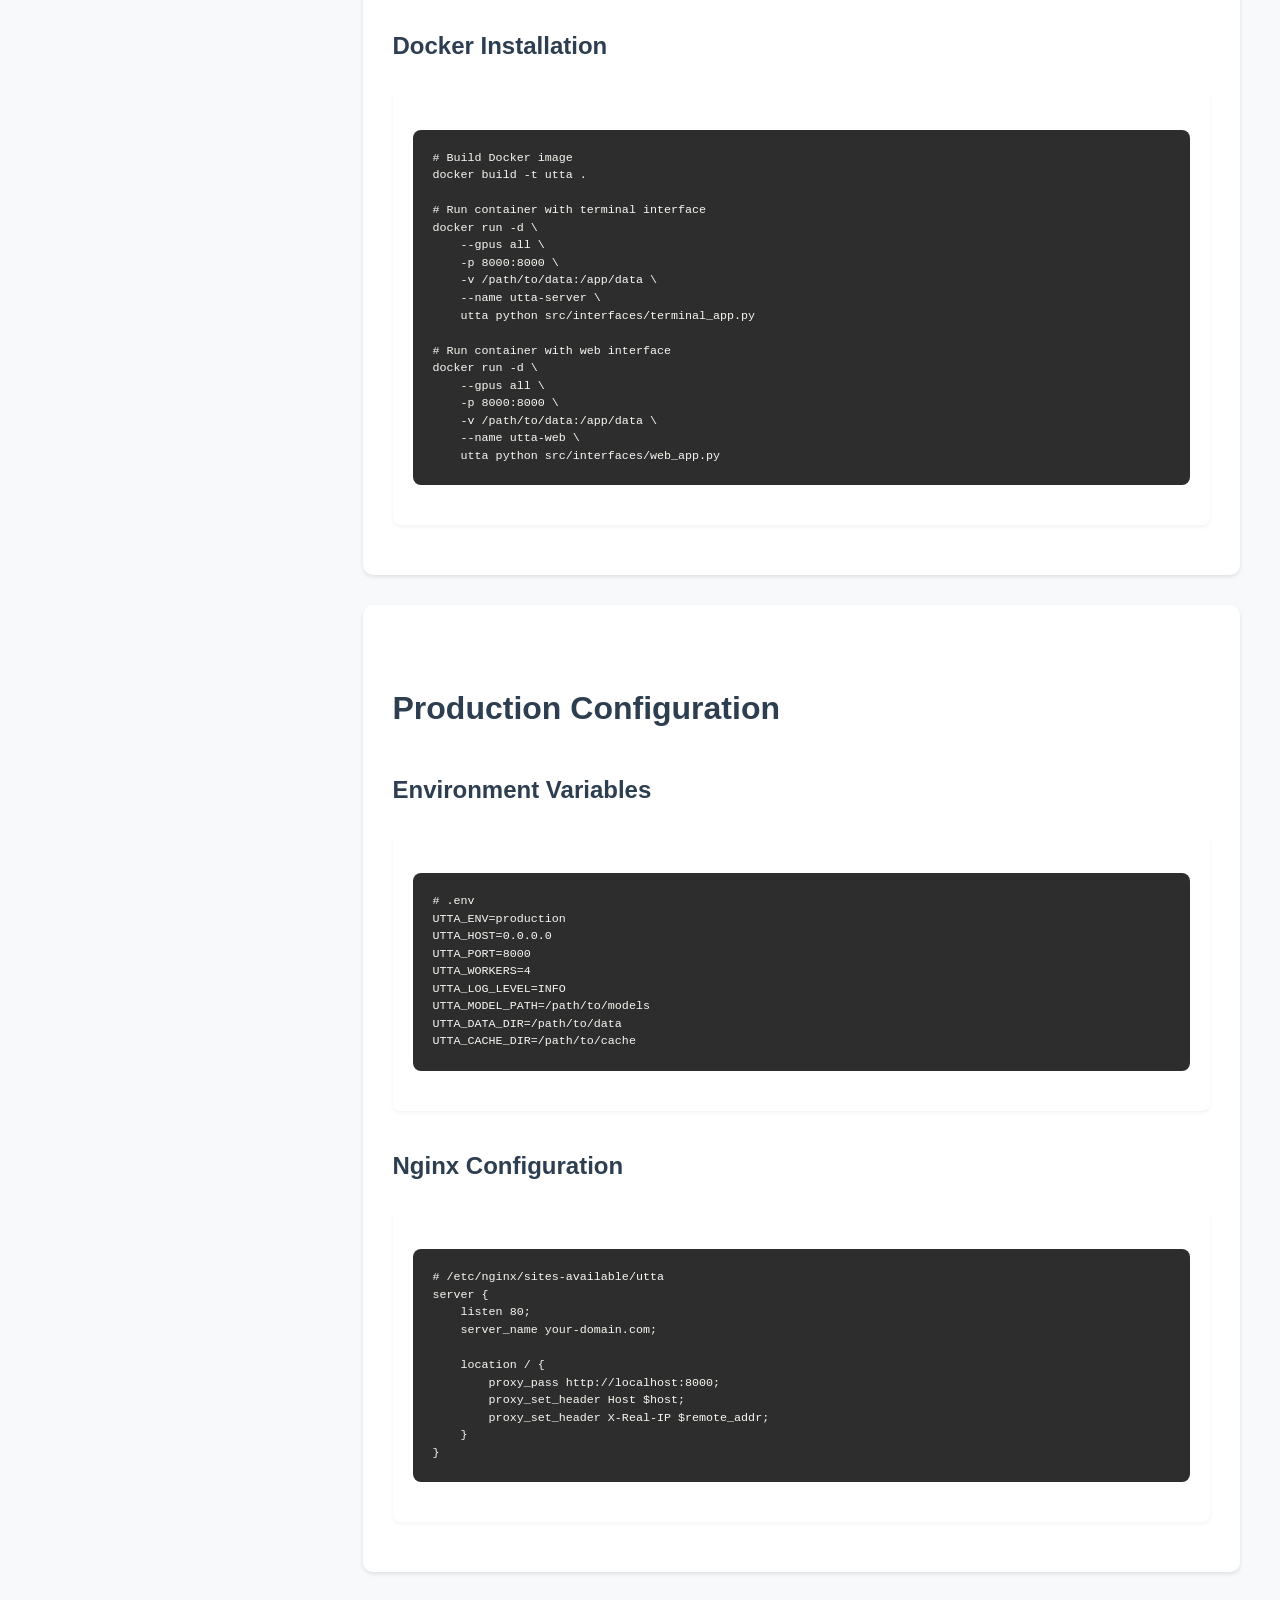
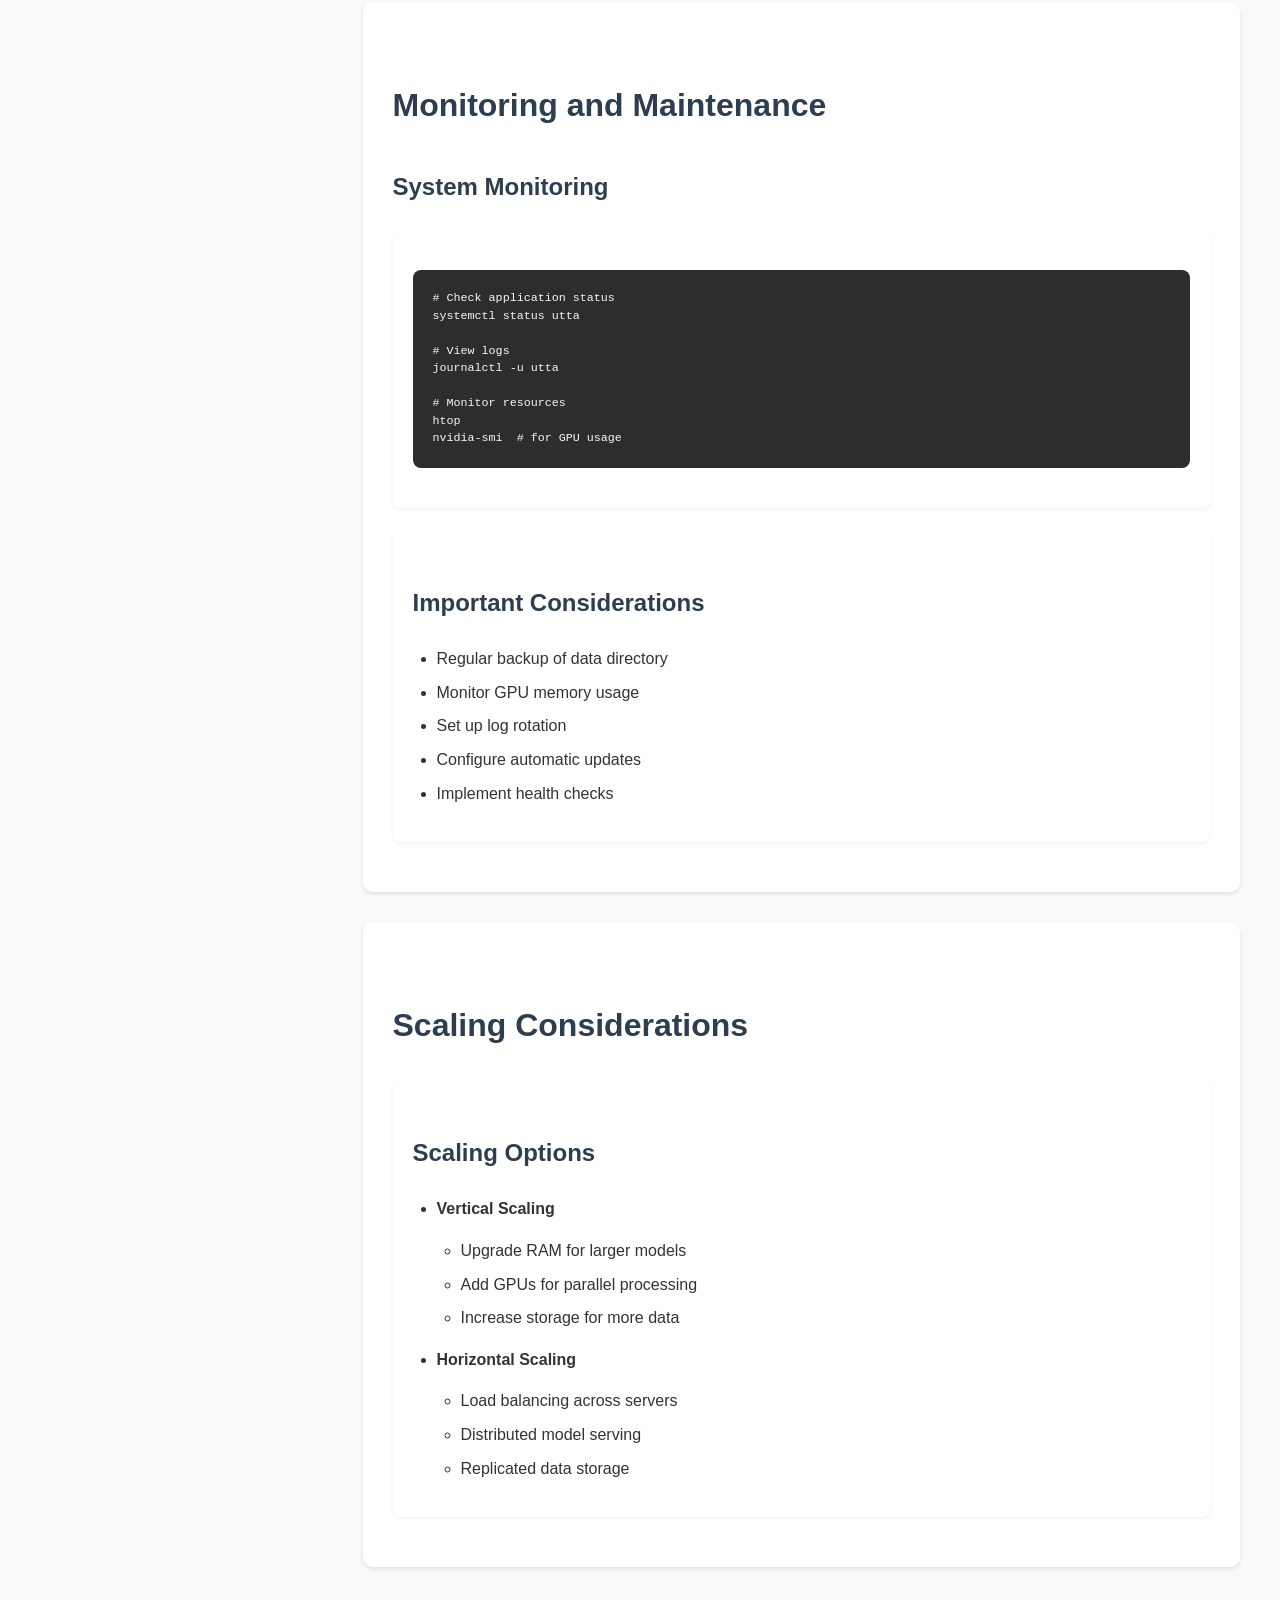
<file: docs/deployment.html>
<!DOCTYPE html>
<html lang="en">

<head>
    <meta charset="UTF-8">
    <meta name="viewport" content="width=device-width, initial-scale=1.0">
    <title>Deployment Guide - UTTA Documentation</title>
    <link rel="stylesheet" href="../style.css">
</head>

<body>
    <div class="nav-container">
        <a href="../index.html">← Back to Main Guide</a>
        <button class="nav-toggle" onclick="toggleTOC()">☰ Table of Contents</button>
    </div>

    <div class="main-content">
        <aside class="sidebar">
            <div class="toc">
                <h2>Table of Contents</h2>
                <ul>
                    <li><a href="#prerequisites">1. Prerequisites</a></li>
                    <li><a href="#installation">2. Installation Steps</a>
                        <ul>
                            <li><a href="#standard-installation">2.1 Standard Installation</a></li>
                            <li><a href="#docker-installation">2.2 Docker Installation</a></li>
                        </ul>
                    </li>
                    <li><a href="#configuration">3. Production Configuration</a>
                        <ul>
                            <li><a href="#env-variables">3.1 Environment Variables</a></li>
                            <li><a href="#nginx-config">3.2 Nginx Configuration</a></li>
                        </ul>
                    </li>
                    <li><a href="#monitoring">4. Monitoring and Maintenance</a></li>
                    <li><a href="#scaling">5. Scaling Considerations</a></li>
                </ul>
            </div>
        </aside>

        <main>
            <h1>Deployment Guide</h1>

            <div id="prerequisites" class="section">
                <h2>Prerequisites</h2>
                <div class="note">
                    <h3>Requirements</h3>
                    <ul>
                        <li>Linux server (Ubuntu 20.04+ recommended)</li>
                        <li>16GB RAM minimum for production</li>
                        <li>50GB SSD storage</li>
                        <li>CUDA-capable GPU recommended</li>
                        <li>Python 3.8 or higher</li>
                        <li>Docker (optional)</li>
                    </ul>
                </div>
            </div>

            <div id="installation" class="section">
                <h2>Installation Steps</h2>

                <div class="subsection">
                    <h3>Standard Installation</h3>
                    <div class="example">
                        <pre>
# Update system
sudo apt update && sudo apt upgrade -y

# Install Python dependencies
sudo apt install python3-pip python3-venv

# Clone repository
git clone https://github.com/UVU-AI-Innovate/UTTA.git
cd UTTA

# Create virtual environment
python3 -m venv venv
source venv/bin/activate

# Install requirements
pip install -r requirements.txt

# Download LLM model
ollama pull mistral

# Configure application
cp config.example.yaml config.yaml
nano config.yaml</pre>
                    </div>
                </div>

                <div class="subsection">
                    <h3>Docker Installation</h3>
                    <div class="example">
                        <pre>
# Build Docker image
docker build -t utta .

# Run container with terminal interface
docker run -d \
    --gpus all \
    -p 8000:8000 \
    -v /path/to/data:/app/data \
    --name utta-server \
    utta python src/interfaces/terminal_app.py

# Run container with web interface
docker run -d \
    --gpus all \
    -p 8000:8000 \
    -v /path/to/data:/app/data \
    --name utta-web \
    utta python src/interfaces/web_app.py</pre>
                    </div>
                </div>
            </div>

            <div id="configuration" class="section">
                <h2>Production Configuration</h2>

                <div class="subsection">
                    <h3>Environment Variables</h3>
                    <div class="example">
                        <pre>
# .env
UTTA_ENV=production
UTTA_HOST=0.0.0.0
UTTA_PORT=8000
UTTA_WORKERS=4
UTTA_LOG_LEVEL=INFO
UTTA_MODEL_PATH=/path/to/models
UTTA_DATA_DIR=/path/to/data
UTTA_CACHE_DIR=/path/to/cache</pre>
                    </div>
                </div>

                <div class="subsection">
                    <h3>Nginx Configuration</h3>
                    <div class="example">
                        <pre>
# /etc/nginx/sites-available/utta
server {
    listen 80;
    server_name your-domain.com;

    location / {
        proxy_pass http://localhost:8000;
        proxy_set_header Host $host;
        proxy_set_header X-Real-IP $remote_addr;
    }
}</pre>
                    </div>
                </div>
            </div>

            <div id="monitoring" class="section">
                <h2>Monitoring and Maintenance</h2>

                <div class="subsection">
                    <h3>System Monitoring</h3>
                    <div class="example">
                        <pre>
# Check application status
systemctl status utta

# View logs
journalctl -u utta

# Monitor resources
htop
nvidia-smi  # for GPU usage</pre>
                    </div>
                </div>

                <div class="warning">
                    <h3>Important Considerations</h3>
                    <ul>
                        <li>Regular backup of data directory</li>
                        <li>Monitor GPU memory usage</li>
                        <li>Set up log rotation</li>
                        <li>Configure automatic updates</li>
                        <li>Implement health checks</li>
                    </ul>
                </div>
            </div>

            <div id="scaling" class="section">
                <h2>Scaling Considerations</h2>
                <div class="note">
                    <h3>Scaling Options</h3>
                    <ul>
                        <li><strong>Vertical Scaling</strong>
                            <ul>
                                <li>Upgrade RAM for larger models</li>
                                <li>Add GPUs for parallel processing</li>
                                <li>Increase storage for more data</li>
                            </ul>
                        </li>
                        <li><strong>Horizontal Scaling</strong>
                            <ul>
                                <li>Load balancing across servers</li>
                                <li>Distributed model serving</li>
                                <li>Replicated data storage</li>
                            </ul>
                        </li>
                    </ul>
                </div>
            </div>
        </main>
    </div>

    <a href="#" class="back-to-top">↑ Back to Top</a>

    <script>
        // Toggle Table of Contents
        function toggleTOC() {
            const toc = document.querySelector('.toc');
            toc.classList.toggle('show');
        }

        // Back to Top button visibility
        window.onscroll = function() {
            const backToTop = document.querySelector('.back-to-top');
            if (document.body.scrollTop > 500 || document.documentElement.scrollTop > 500) {
                backToTop.classList.add('visible');
            } else {
                backToTop.classList.remove('visible');
            }
        };

        // Smooth scrolling for anchor links
        document.querySelectorAll('a[href^="#"]').forEach(anchor => {
            anchor.addEventListener('click', function(e) {
                e.preventDefault();
                const target = document.querySelector(this.getAttribute('href'));
                if (target) {
                    target.scrollIntoView({
                        behavior: 'smooth'
                    });
                }
            });
        });
    </script>
</body>

</html>
</file>
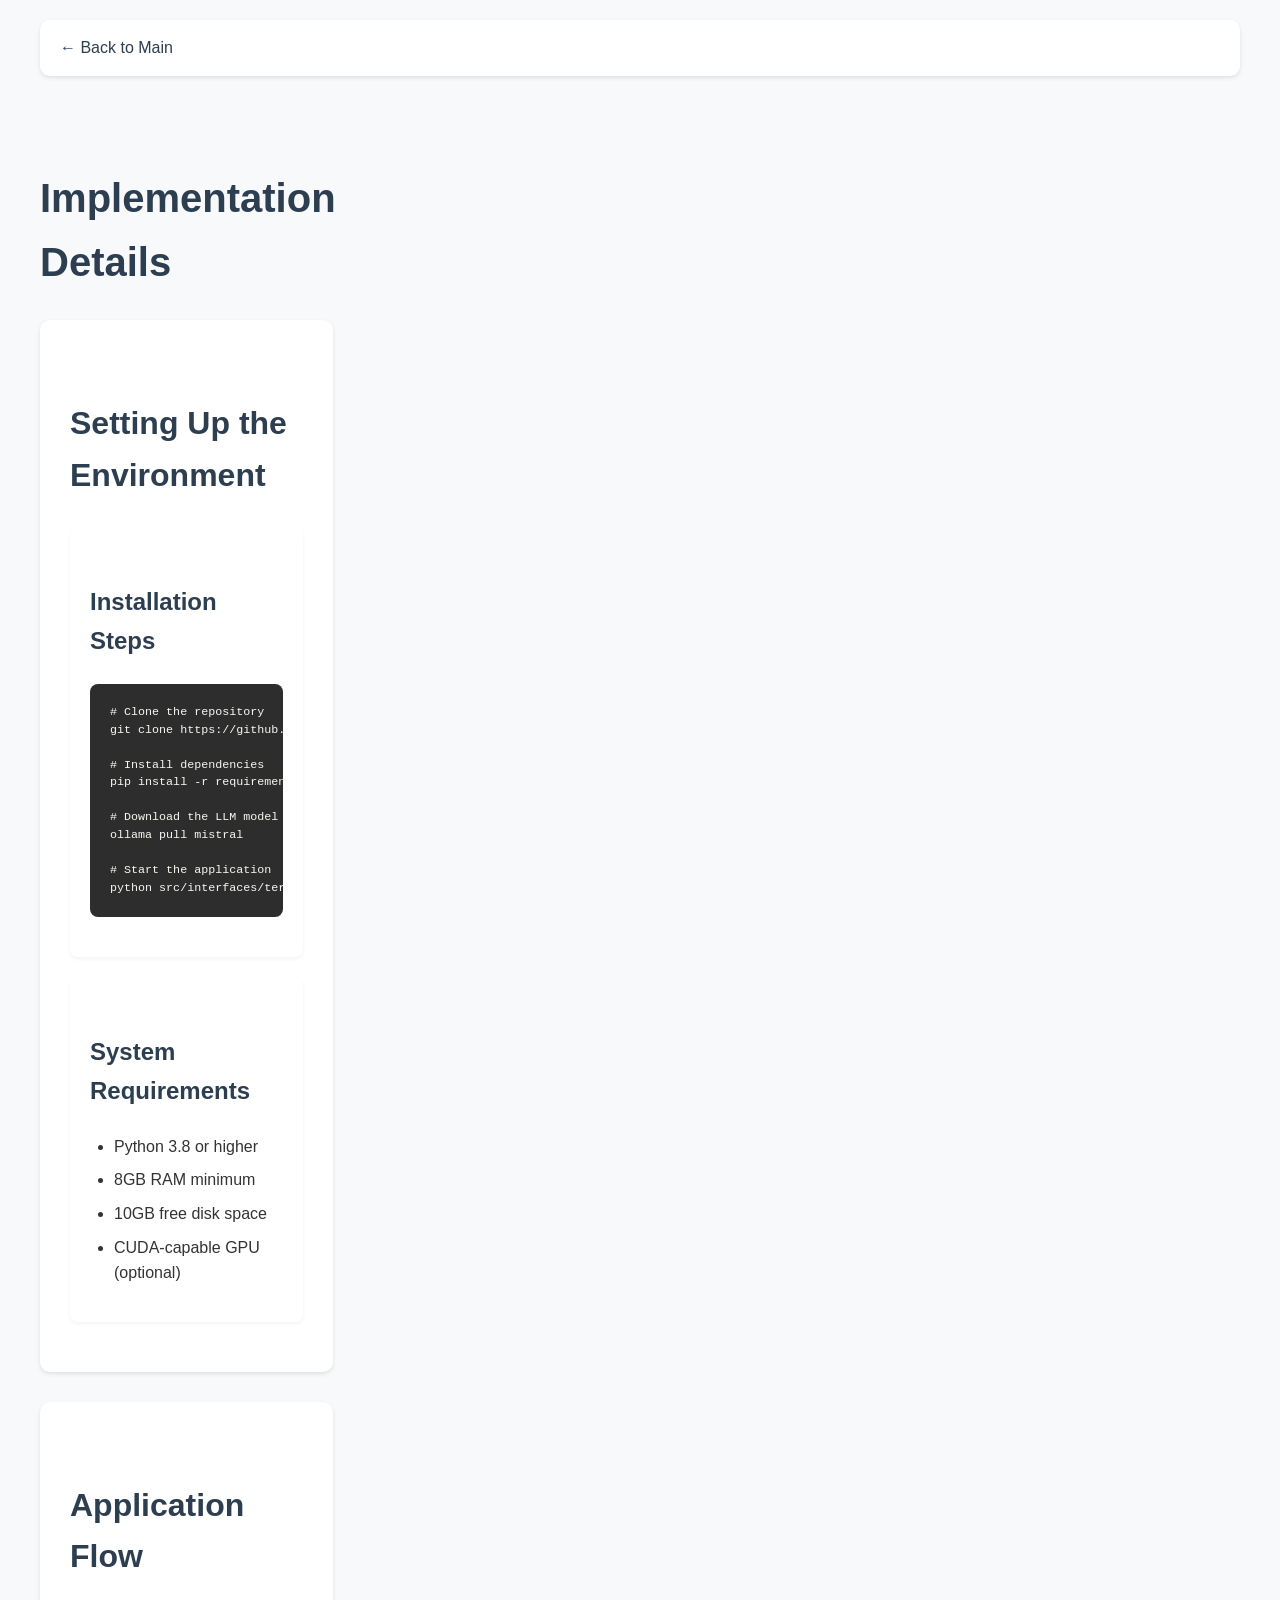
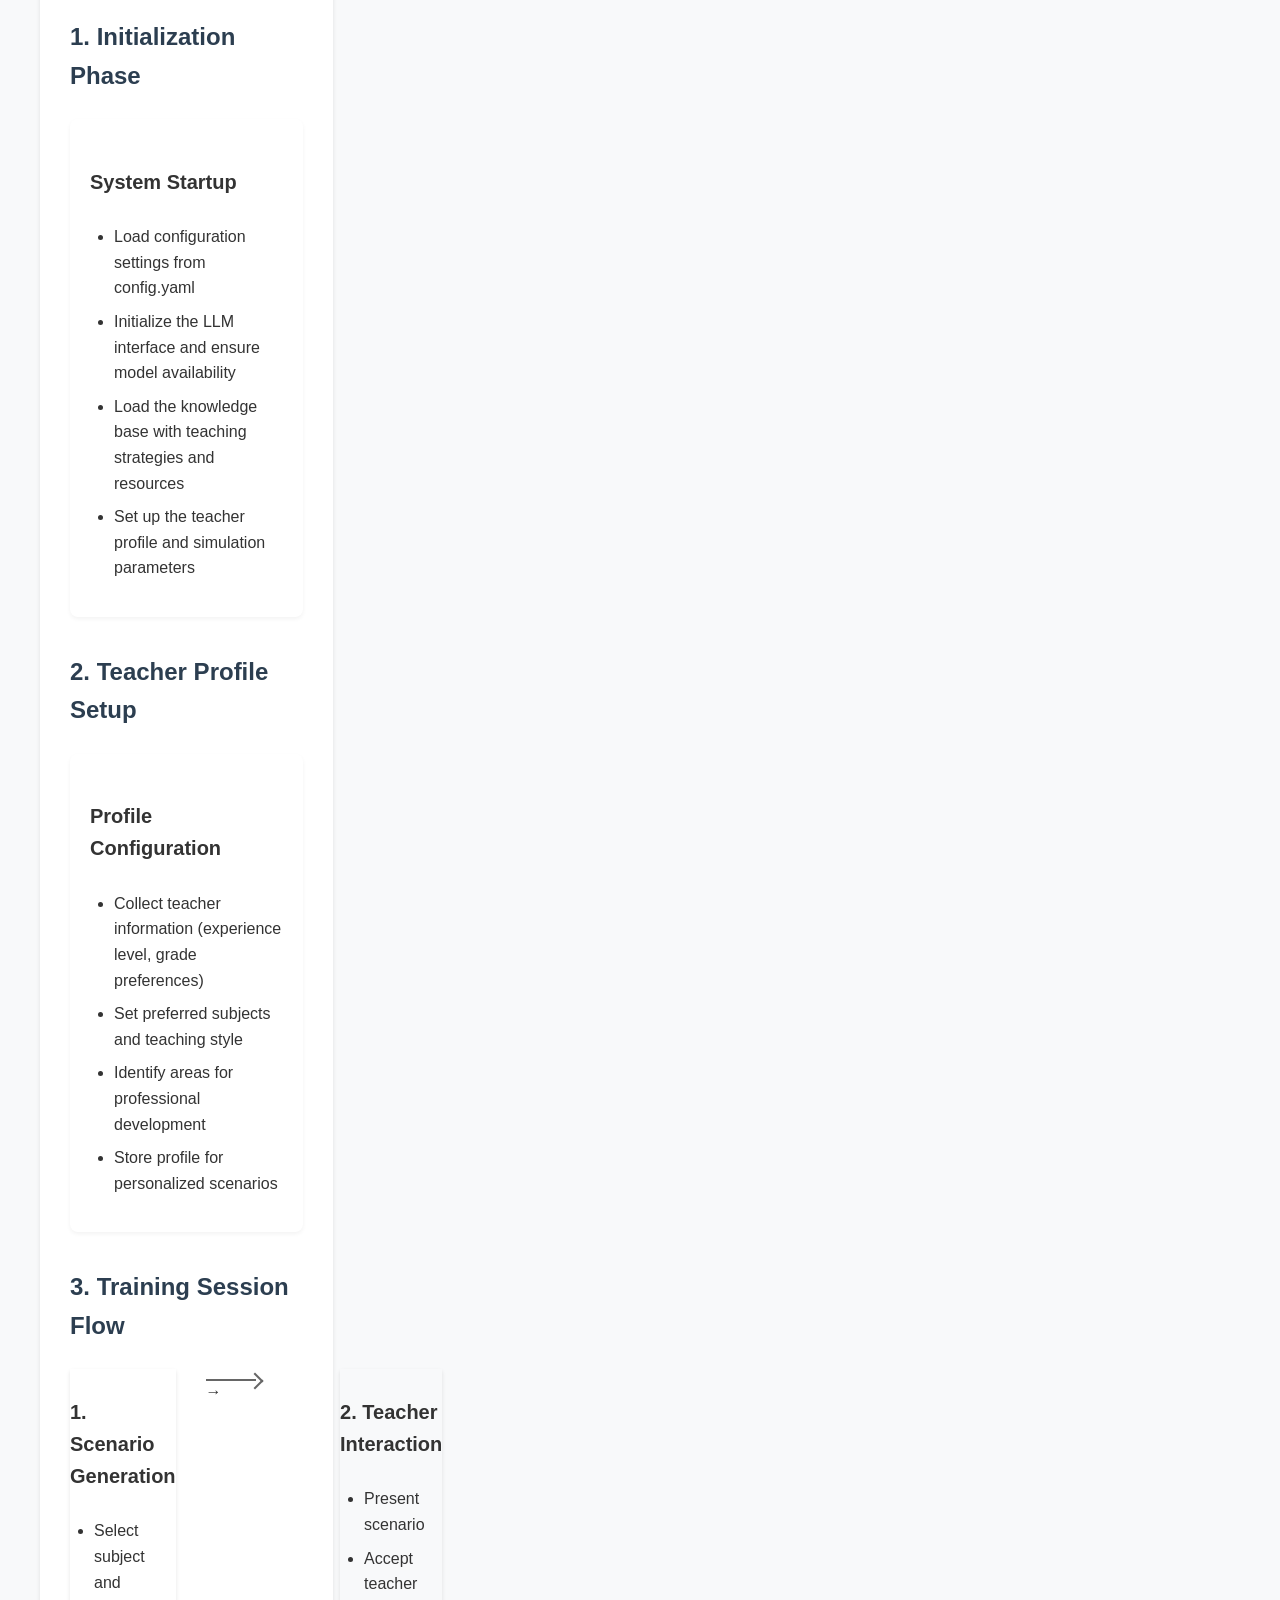
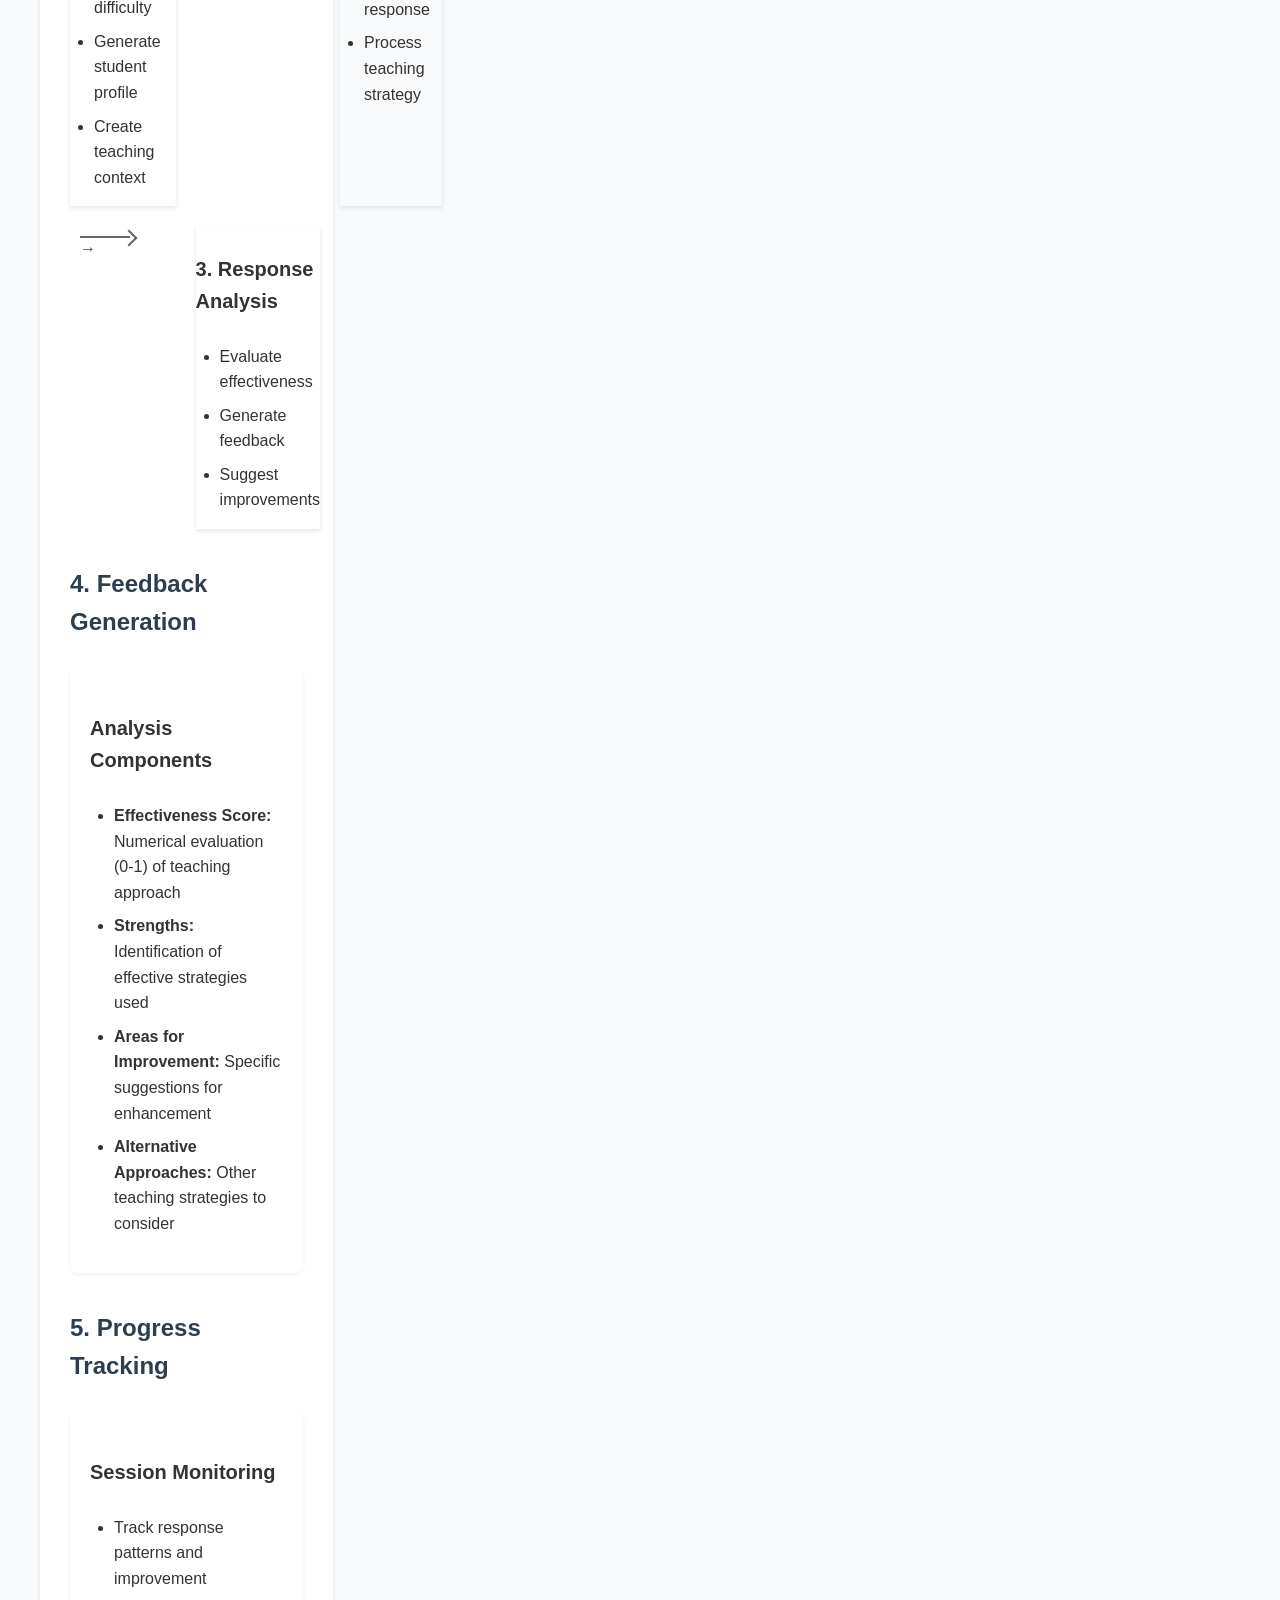
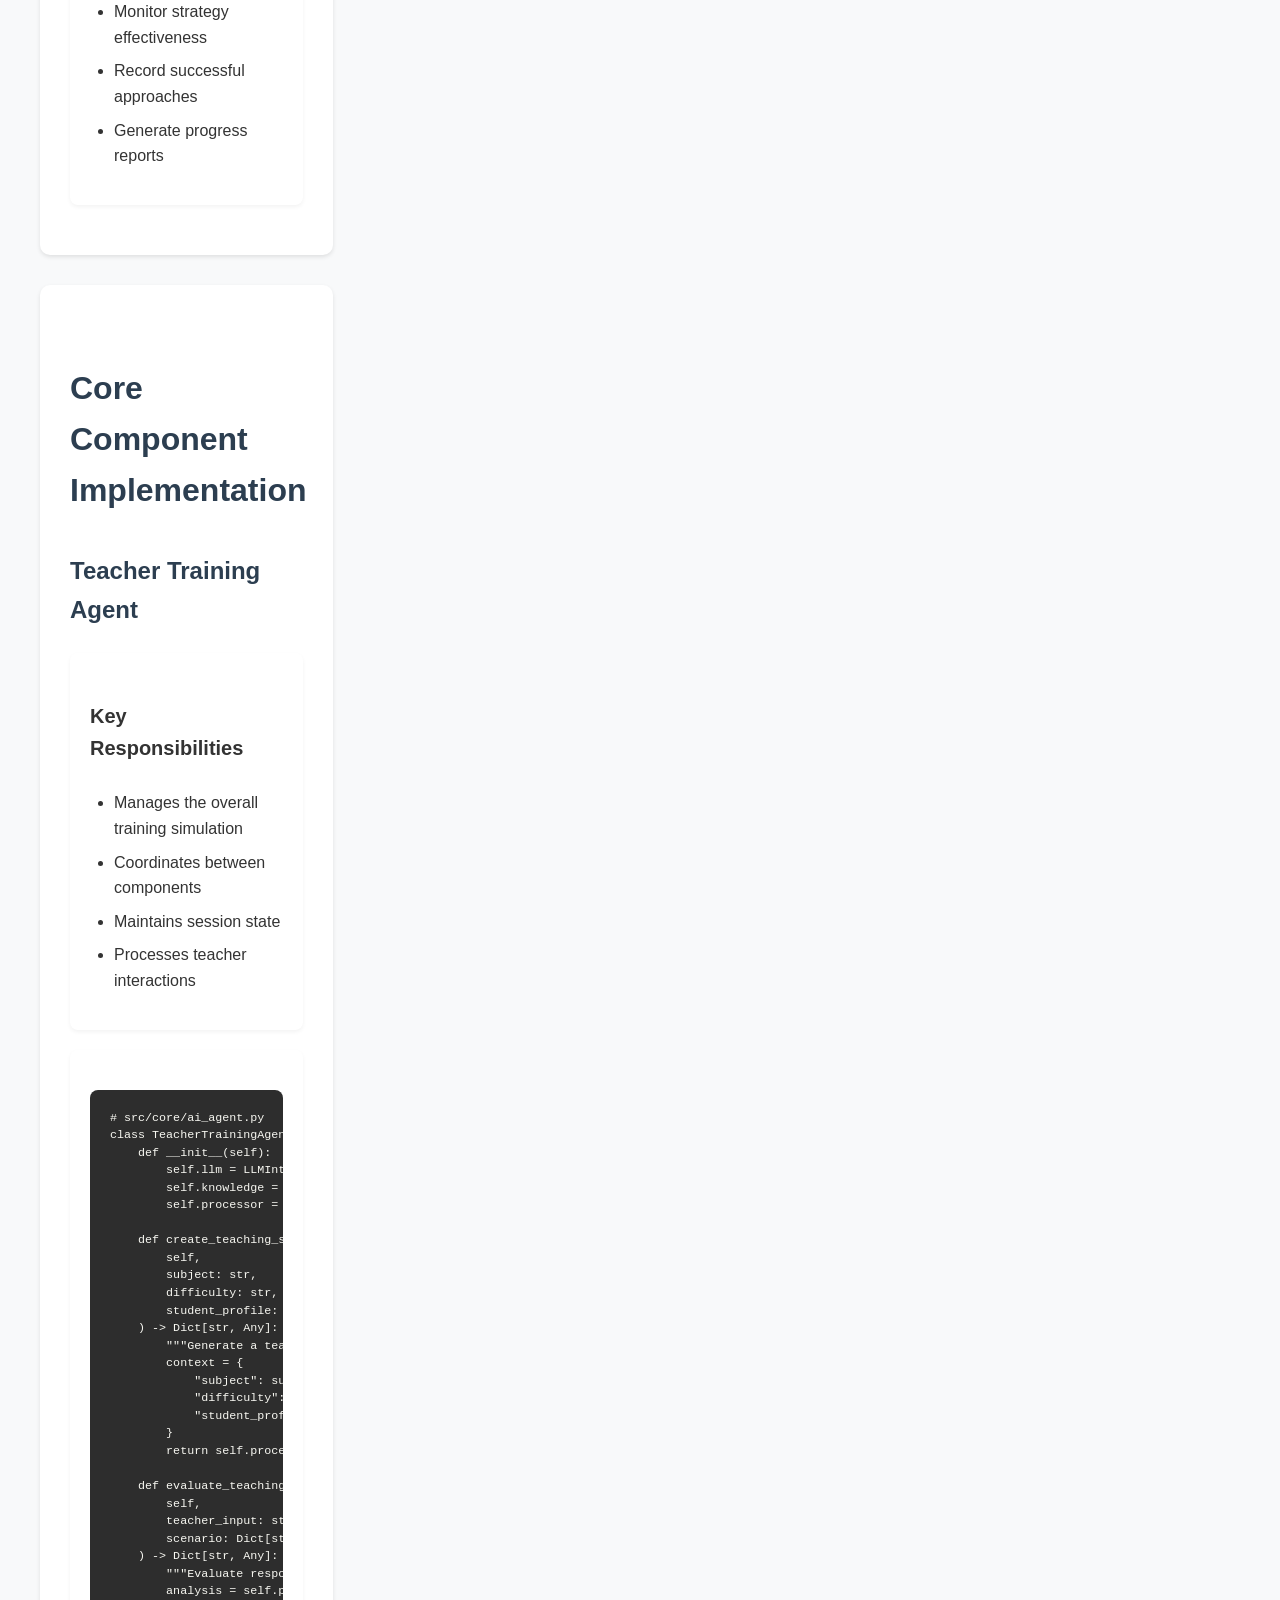
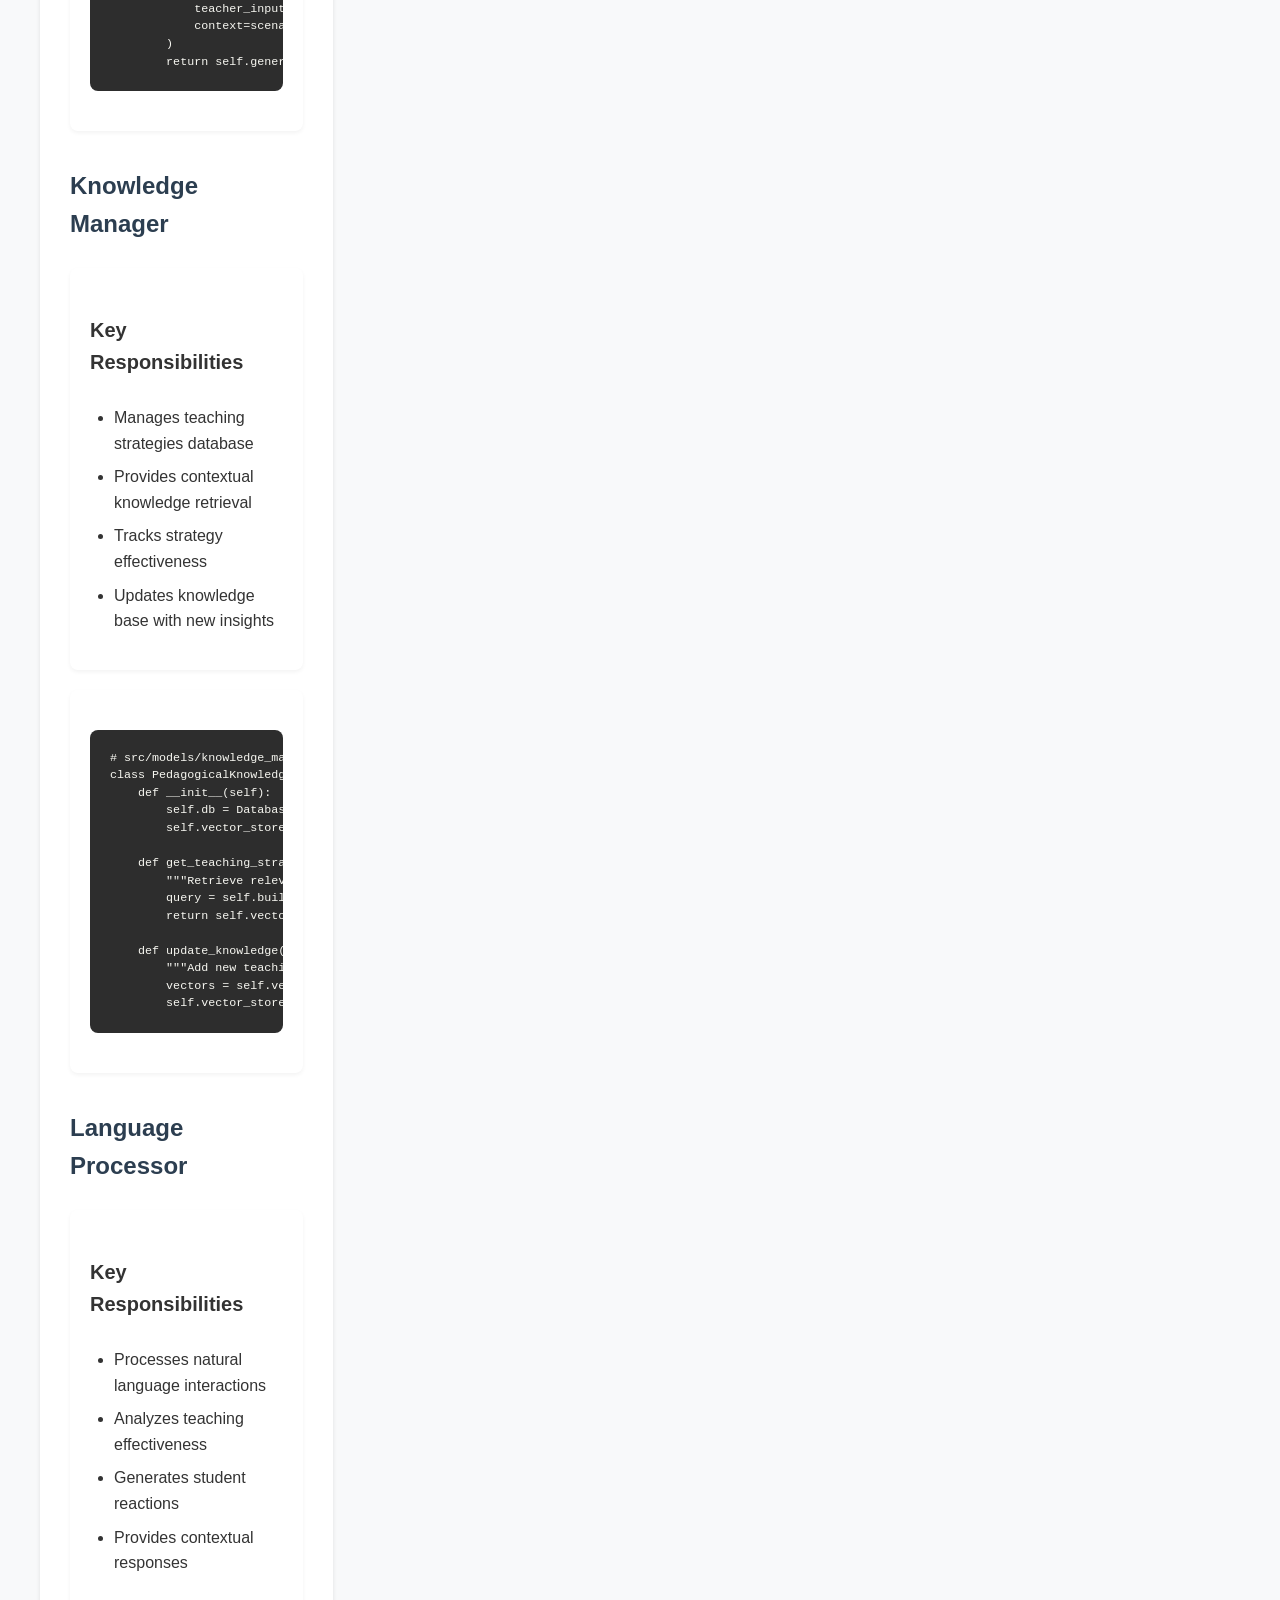
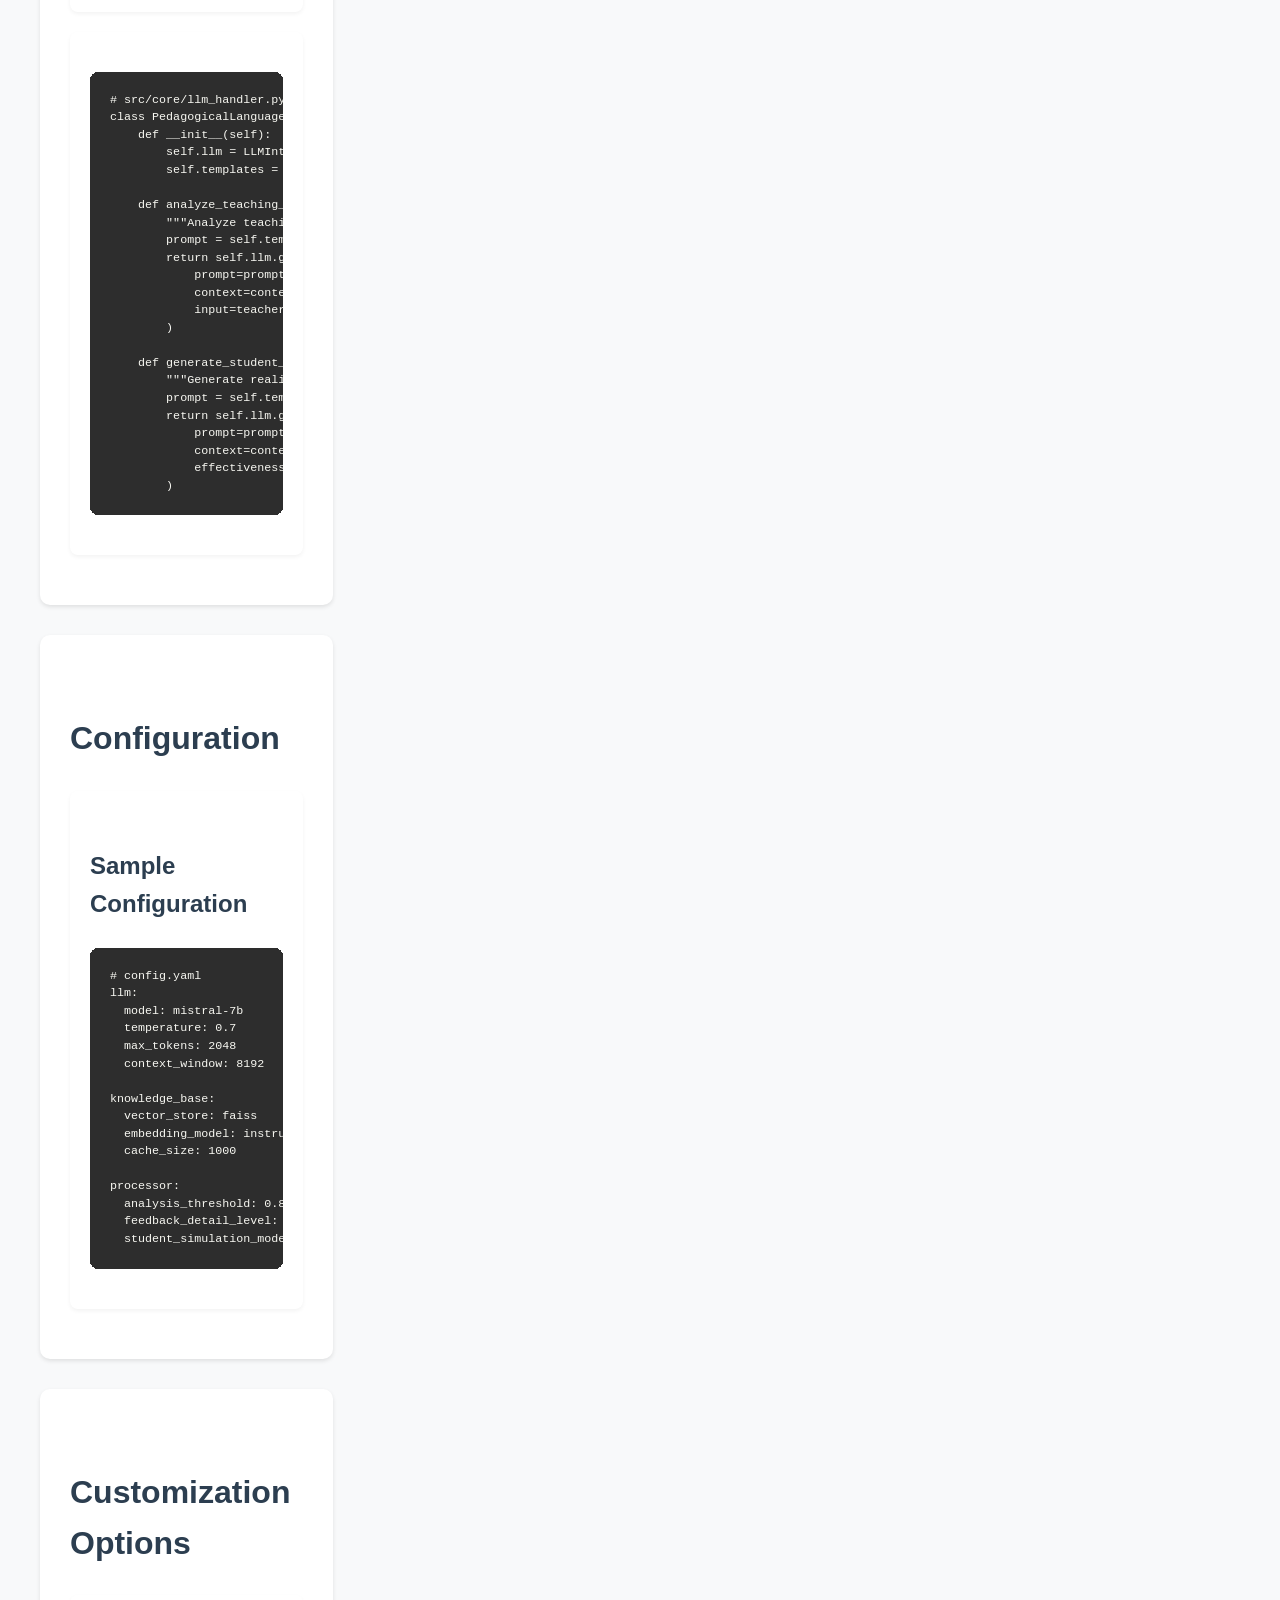
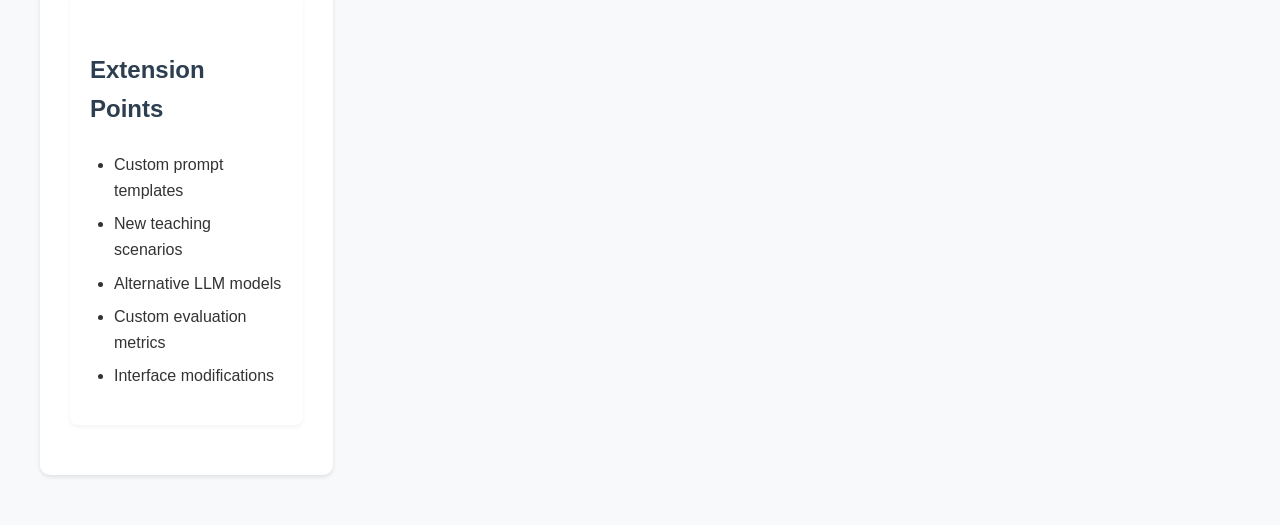
<file: docs/implementation.html>
<!DOCTYPE html>
<html lang="en">

<head>
    <meta charset="UTF-8">
    <meta name="viewport" content="width=device-width, initial-scale=1.0">
    <title>Implementation Details - UTTA Documentation</title>
    <link rel="stylesheet" href="../style.css">
</head>

<body>
    <div class="nav-container">
        <a href="../index.html">← Back to Main</a>
    </div>

    <div class="main-content">
        <main>
            <h1>Implementation Details</h1>

            <div id="setup" class="section">
                <h2>Setting Up the Environment</h2>
                <div class="example">
                    <h3>Installation Steps</h3>
                    <pre>
# Clone the repository
git clone https://github.com/UVU-AI-Innovate/UTTA.git

# Install dependencies
pip install -r requirements.txt

# Download the LLM model
ollama pull mistral

# Start the application
python src/interfaces/terminal_app.py</pre>
                </div>

                <div class="note">
                    <h3>System Requirements</h3>
                    <ul>
                        <li>Python 3.8 or higher</li>
                        <li>8GB RAM minimum</li>
                        <li>10GB free disk space</li>
                        <li>CUDA-capable GPU (optional)</li>
                    </ul>
                </div>
            </div>

            <div id="application-flow" class="section">
                <h2>Application Flow</h2>

                <div class="subsection">
                    <h3>1. Initialization Phase</h3>
                    <div class="example">
                        <h4>System Startup</h4>
                        <ul>
                            <li>Load configuration settings from config.yaml</li>
                            <li>Initialize the LLM interface and ensure model availability</li>
                            <li>Load the knowledge base with teaching strategies and resources</li>
                            <li>Set up the teacher profile and simulation parameters</li>
                        </ul>
                    </div>
                </div>

                <div class="subsection">
                    <h3>2. Teacher Profile Setup</h3>
                    <div class="example">
                        <h4>Profile Configuration</h4>
                        <ul>
                            <li>Collect teacher information (experience level, grade preferences)</li>
                            <li>Set preferred subjects and teaching style</li>
                            <li>Identify areas for professional development</li>
                            <li>Store profile for personalized scenarios</li>
                        </ul>
                    </div>
                </div>

                <div class="subsection">
                    <h3>3. Training Session Flow</h3>
                    <div class="flow-diagram">
                        <div class="component">
                            <h4>1. Scenario Generation</h4>
                            <ul>
                                <li>Select subject and difficulty</li>
                                <li>Generate student profile</li>
                                <li>Create teaching context</li>
                            </ul>
                        </div>
                        <div class="arrow">→</div>
                        <div class="component">
                            <h4>2. Teacher Interaction</h4>
                            <ul>
                                <li>Present scenario</li>
                                <li>Accept teacher response</li>
                                <li>Process teaching strategy</li>
                            </ul>
                        </div>
                        <div class="arrow">→</div>
                        <div class="component">
                            <h4>3. Response Analysis</h4>
                            <ul>
                                <li>Evaluate effectiveness</li>
                                <li>Generate feedback</li>
                                <li>Suggest improvements</li>
                            </ul>
                        </div>
                    </div>
                </div>

                <div class="subsection">
                    <h3>4. Feedback Generation</h3>
                    <div class="example">
                        <h4>Analysis Components</h4>
                        <ul>
                            <li><strong>Effectiveness Score:</strong> Numerical evaluation (0-1) of teaching approach</li>
                            <li><strong>Strengths:</strong> Identification of effective strategies used</li>
                            <li><strong>Areas for Improvement:</strong> Specific suggestions for enhancement</li>
                            <li><strong>Alternative Approaches:</strong> Other teaching strategies to consider</li>
                        </ul>
                    </div>
                </div>

                <div class="subsection">
                    <h3>5. Progress Tracking</h3>
                    <div class="example">
                        <h4>Session Monitoring</h4>
                        <ul>
                            <li>Track response patterns and improvement</li>
                            <li>Monitor strategy effectiveness</li>
                            <li>Record successful approaches</li>
                            <li>Generate progress reports</li>
                        </ul>
                    </div>
                </div>
            </div>

            <div id="core-components" class="section">
                <h2>Core Component Implementation</h2>

                <div class="subsection">
                    <h3>Teacher Training Agent</h3>
                    <div class="note">
                        <h4>Key Responsibilities</h4>
                        <ul>
                            <li>Manages the overall training simulation</li>
                            <li>Coordinates between components</li>
                            <li>Maintains session state</li>
                            <li>Processes teacher interactions</li>
                        </ul>
                    </div>
                    <div class="example">
                        <pre>
# src/core/ai_agent.py
class TeacherTrainingAgent:
    def __init__(self):
        self.llm = LLMInterface()
        self.knowledge = PedagogicalKnowledgeManager()
        self.processor = PedagogicalLanguageProcessor()
        
    def create_teaching_scenario(
        self, 
        subject: str, 
        difficulty: str, 
        student_profile: Dict[str, Any]
    ) -> Dict[str, Any]:
        """Generate a teaching scenario based on parameters."""
        context = {
            "subject": subject,
            "difficulty": difficulty,
            "student_profile": student_profile
        }
        return self.processor.create_scenario(context)
        
    def evaluate_teaching_response(
        self, 
        teacher_input: str, 
        scenario: Dict[str, Any]
    ) -> Dict[str, Any]:
        """Evaluate response and generate feedback."""
        analysis = self.processor.analyze_teaching_response(
            teacher_input=teacher_input,
            context=scenario
        )
        return self.generate_feedback(analysis)</pre>
                    </div>
                </div>

                <div class="subsection">
                    <h3>Knowledge Manager</h3>
                    <div class="note">
                        <h4>Key Responsibilities</h4>
                        <ul>
                            <li>Manages teaching strategies database</li>
                            <li>Provides contextual knowledge retrieval</li>
                            <li>Tracks strategy effectiveness</li>
                            <li>Updates knowledge base with new insights</li>
                        </ul>
                    </div>
                    <div class="example">
                        <pre>
# src/models/knowledge_manager.py
class PedagogicalKnowledgeManager:
    def __init__(self):
        self.db = Database()
        self.vector_store = VectorStore()
        
    def get_teaching_strategies(self, context):
        """Retrieve relevant teaching strategies."""
        query = self.build_query(context)
        return self.vector_store.similarity_search(query)
        
    def update_knowledge(self, new_data):
        """Add new teaching strategies."""
        vectors = self.vector_store.encode(new_data)
        self.vector_store.add(vectors)</pre>
                    </div>
                </div>

                <div class="subsection">
                    <h3>Language Processor</h3>
                    <div class="note">
                        <h4>Key Responsibilities</h4>
                        <ul>
                            <li>Processes natural language interactions</li>
                            <li>Analyzes teaching effectiveness</li>
                            <li>Generates student reactions</li>
                            <li>Provides contextual responses</li>
                        </ul>
                    </div>
                    <div class="example">
                        <pre>
# src/core/llm_handler.py
class PedagogicalLanguageProcessor:
    def __init__(self):
        self.llm = LLMInterface()
        self.templates = PromptTemplates()
        
    def analyze_teaching_response(self, teacher_input, context):
        """Analyze teaching effectiveness."""
        prompt = self.templates.get("analysis")
        return self.llm.generate(
            prompt=prompt,
            context=context,
            input=teacher_input
        )
        
    def generate_student_reaction(self, context, effectiveness):
        """Generate realistic student responses."""
        prompt = self.templates.get("student_reaction")
        return self.llm.generate(
            prompt=prompt,
            context=context,
            effectiveness=effectiveness
        )</pre>
                    </div>
                </div>
            </div>

            <div id="configuration" class="section">
                <h2>Configuration</h2>
                <div class="example">
                    <h3>Sample Configuration</h3>
                    <pre>
# config.yaml
llm:
  model: mistral-7b
  temperature: 0.7
  max_tokens: 2048
  context_window: 8192

knowledge_base:
  vector_store: faiss
  embedding_model: instructor-xl
  cache_size: 1000

processor:
  analysis_threshold: 0.8
  feedback_detail_level: detailed
  student_simulation_mode: realistic</pre>
                </div>
            </div>

            <div id="customization" class="section">
                <h2>Customization Options</h2>
                <div class="warning">
                    <h3>Extension Points</h3>
                    <ul>
                        <li>Custom prompt templates</li>
                        <li>New teaching scenarios</li>
                        <li>Alternative LLM models</li>
                        <li>Custom evaluation metrics</li>
                        <li>Interface modifications</li>
                    </ul>
                </div>
            </div>
        </main>
    </div>
</body>

</html>
</file>
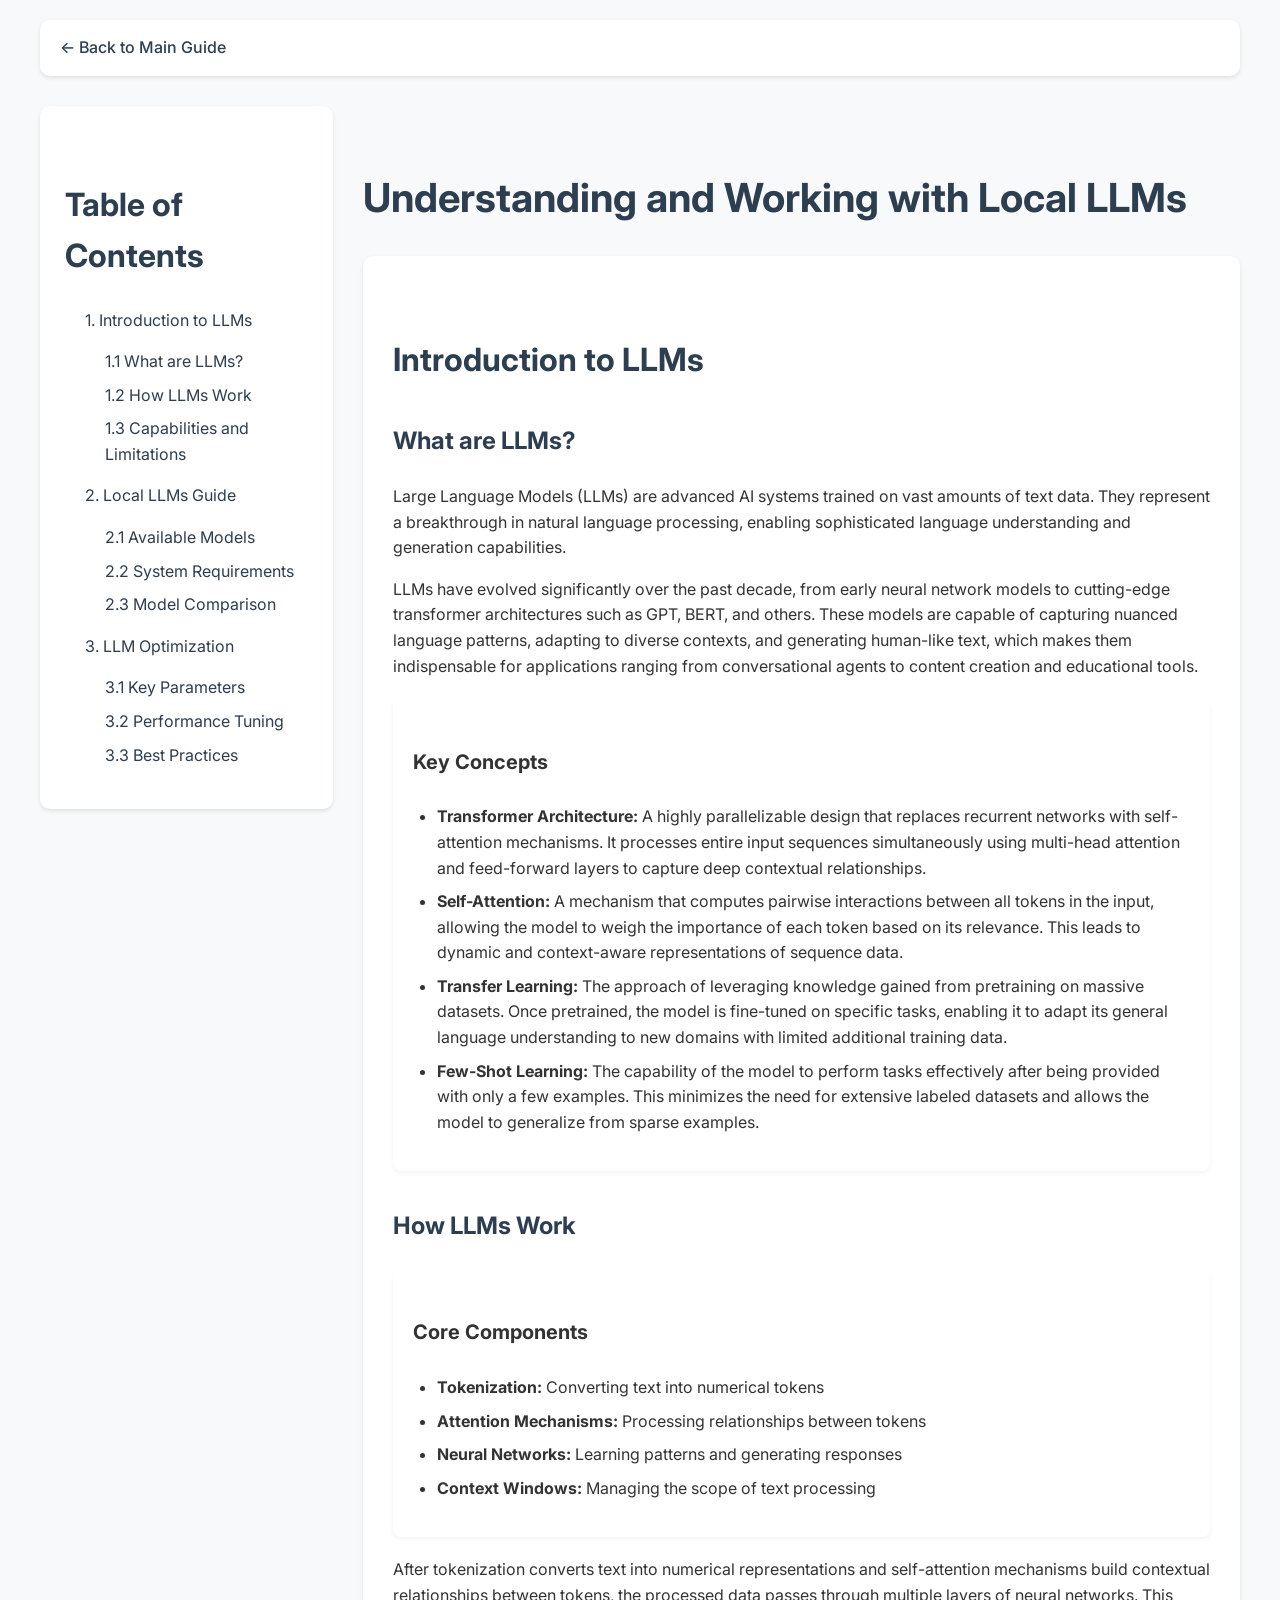
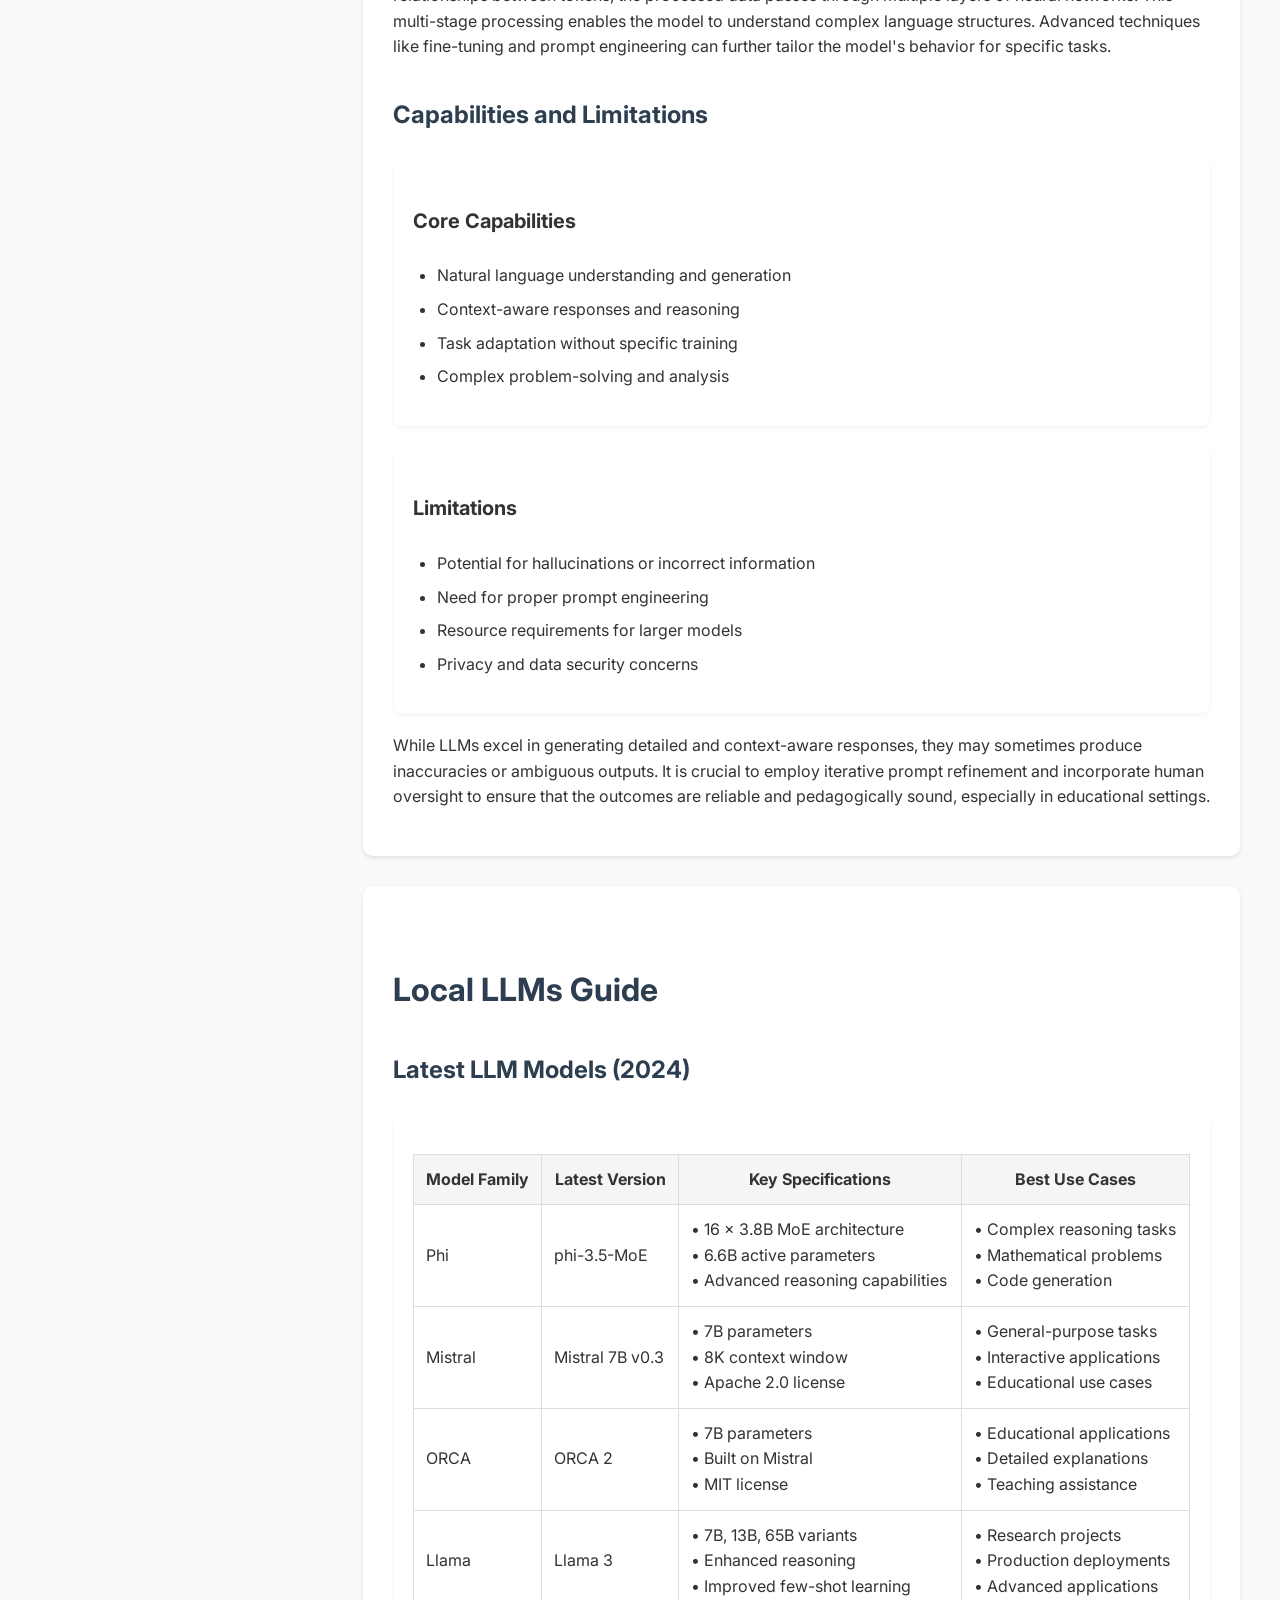
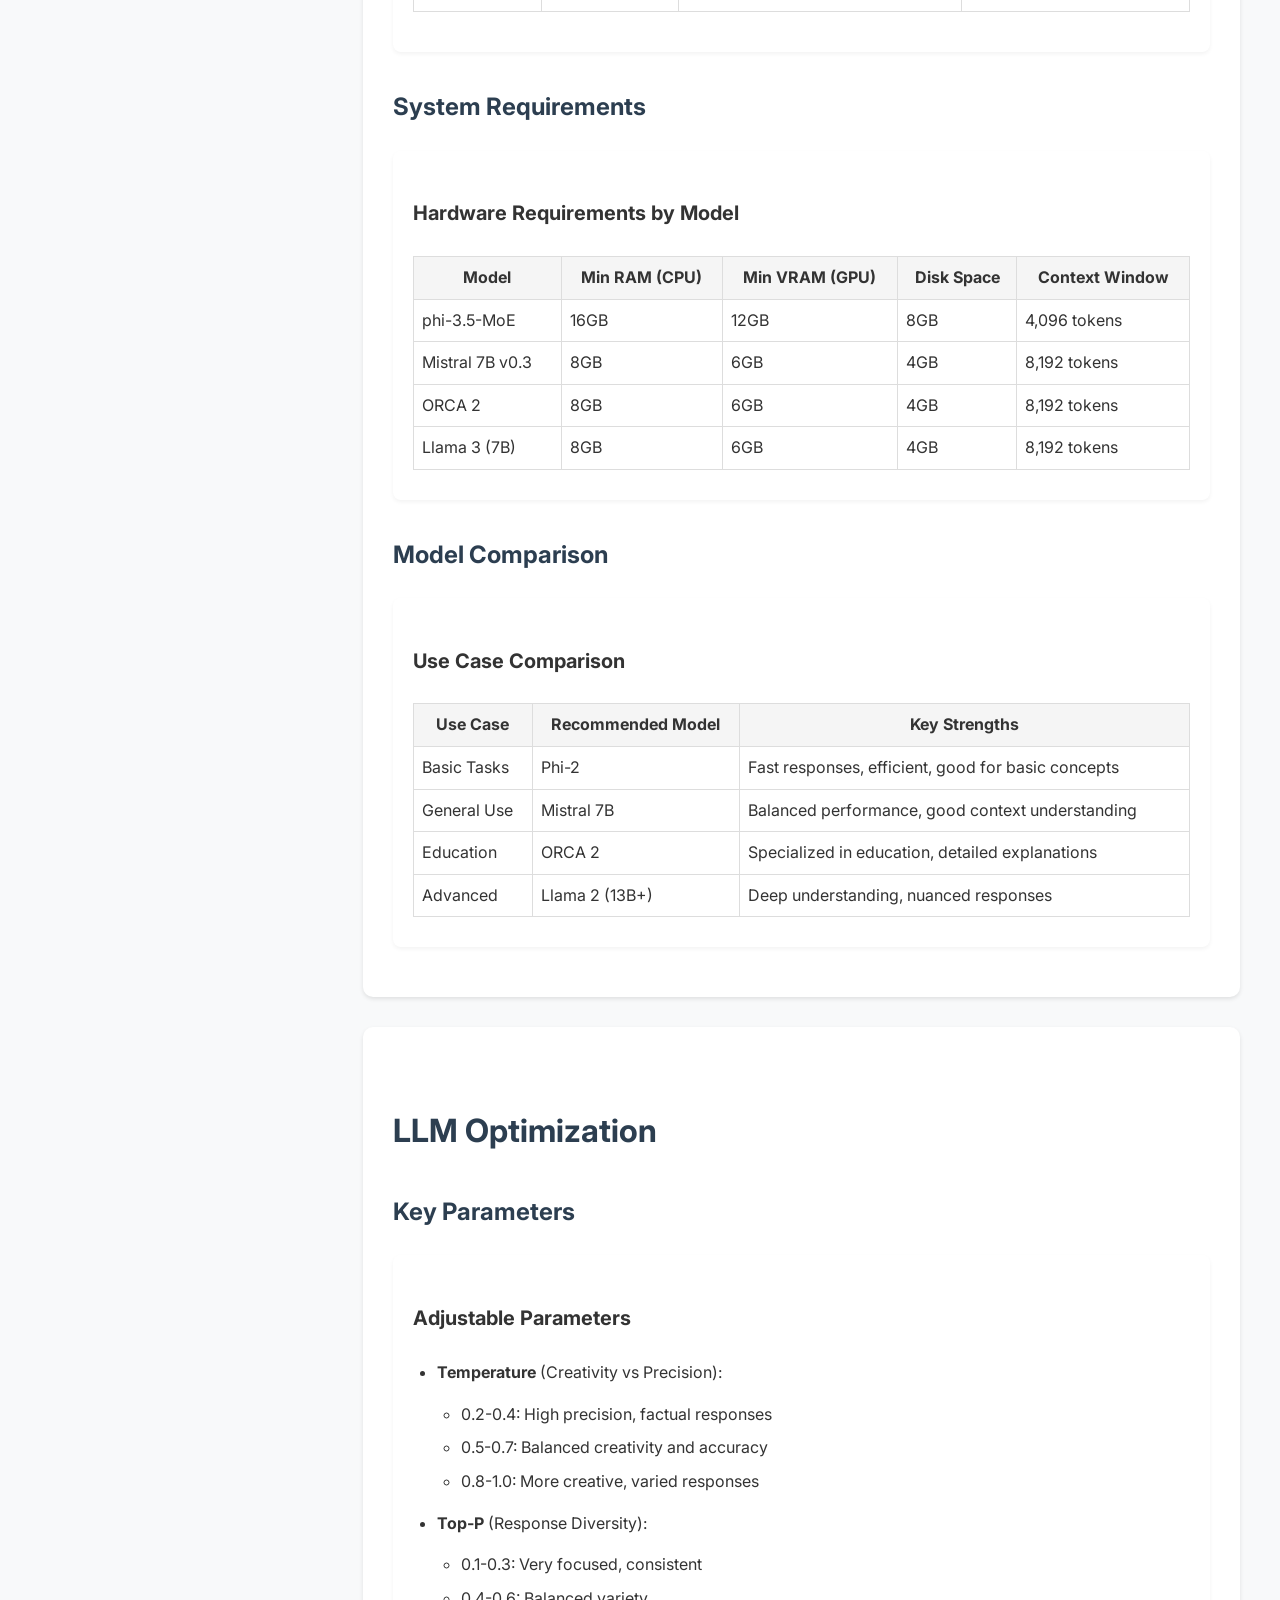
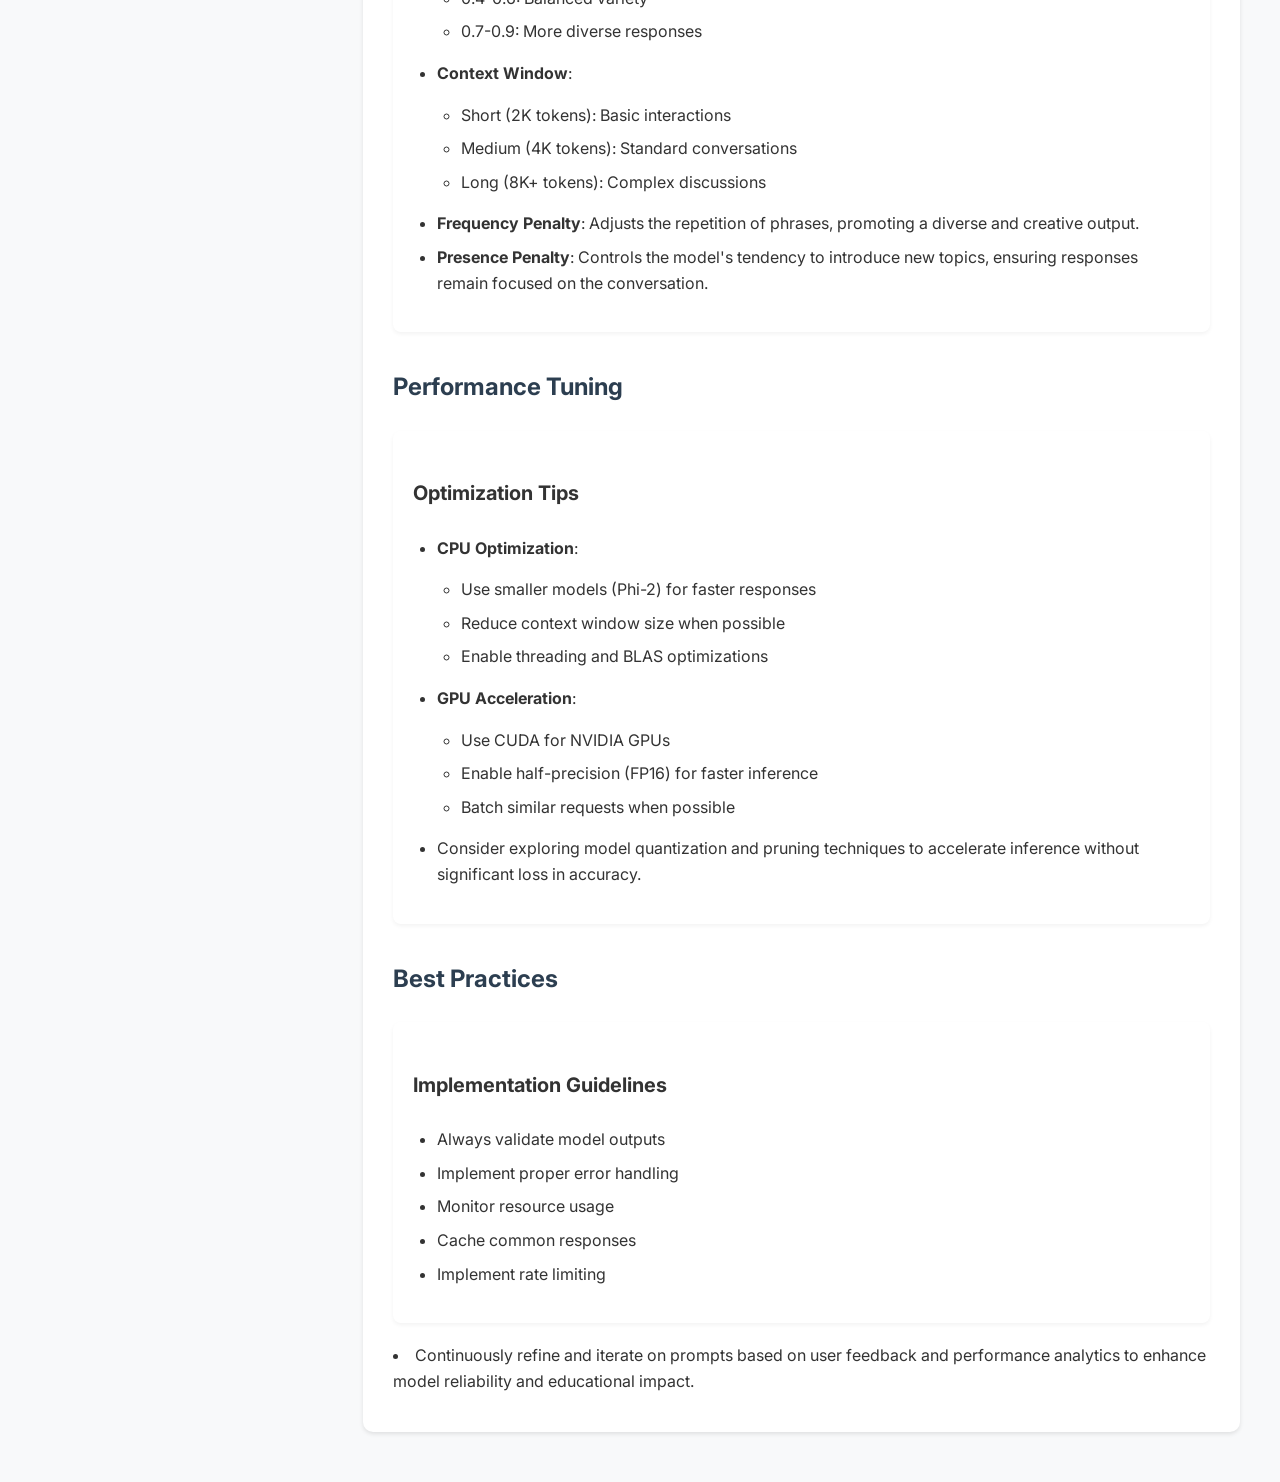
<file: docs/llms.html>
<!DOCTYPE html>
<html lang="en">

<head>
    <meta charset="UTF-8">
    <meta name="viewport" content="width=device-width, initial-scale=1.0">

    <!-- Primary Meta Tags -->
    <title>LLM Guide - UTTA Documentation</title>
    <meta name="title" content="LLM Guide - UTTA Documentation">
    <meta name="description" content="Comprehensive guide to understanding and working with Local Language Models (LLMs) in educational applications.">
    <meta name="keywords" content="LLM, AI, education, machine learning, natural language processing, Phi-2, Mistral, ORCA, Llama">
    <meta name="author" content="AI Teacher Training Project">
    <meta name="robots" content="index, follow">

    <!-- Google Fonts -->
    <link rel="preconnect" href="https://fonts.googleapis.com">
    <link rel="preconnect" href="https://fonts.gstatic.com" crossorigin>
    <link href="https://fonts.googleapis.com/css2?family=Inter:wght@400;500;600;700&family=Fira+Code:wght@400;500&display=swap" rel="stylesheet">

    <!-- Theme Color for Mobile -->
    <meta name="theme-color" content="#2c3e50">

    <!-- Stylesheet -->
    <link rel="stylesheet" href="../style.css">
</head>

<body>
    <div class="nav-container">
        <a href="../index.html">← Back to Main Guide</a>
        <button class="nav-toggle" onclick="toggleTOC()">☰ Table of Contents</button>
    </div>

    <div class="main-content">
        <aside class="sidebar">
            <div class="toc">
                <h2>Table of Contents</h2>
                <ul>
                    <li><a href="#introduction">1. Introduction to LLMs</a>
                        <ul>
                            <li><a href="#what-are-llms">1.1 What are LLMs?</a></li>
                            <li><a href="#how-llms-work">1.2 How LLMs Work</a></li>
                            <li><a href="#llm-capabilities">1.3 Capabilities and Limitations</a></li>
                        </ul>
                    </li>
                    <li><a href="#local-llms">2. Local LLMs Guide</a>
                        <ul>
                            <li><a href="#available-models">2.1 Available Models</a></li>
                            <li><a href="#system-requirements">2.2 System Requirements</a></li>
                            <li><a href="#model-comparison">2.3 Model Comparison</a></li>
                        </ul>
                    </li>
                    <li><a href="#optimization">3. LLM Optimization</a>
                        <ul>
                            <li><a href="#parameters">3.1 Key Parameters</a></li>
                            <li><a href="#performance">3.2 Performance Tuning</a></li>
                            <li><a href="#best-practices">3.3 Best Practices</a></li>
                        </ul>
                    </li>
                </ul>
            </div>
        </aside>

        <main>
            <h1>Understanding and Working with Local LLMs</h1>

            <div id="introduction" class="section">
                <h2>Introduction to LLMs</h2>

                <div id="what-are-llms" class="subsection">
                    <h3>What are LLMs?</h3>
                    <p>Large Language Models (LLMs) are advanced AI systems trained on vast amounts of text data. They represent a breakthrough in natural language processing, enabling sophisticated language understanding and generation capabilities.</p>
                    <p>LLMs have evolved significantly over the past decade, from early neural network models to cutting-edge transformer architectures such as GPT, BERT, and others. These models are capable of capturing nuanced language patterns, adapting
                        to diverse contexts, and generating human-like text, which makes them indispensable for applications ranging from conversational agents to content creation and educational tools.</p>

                    <div class="note">
                        <h4>Key Concepts</h4>
                        <ul>
                            <li><strong>Transformer Architecture:</strong> A highly parallelizable design that replaces recurrent networks with self-attention mechanisms. It processes entire input sequences simultaneously using multi-head attention and feed-forward
                                layers to capture deep contextual relationships.</li>
                            <li><strong>Self-Attention:</strong> A mechanism that computes pairwise interactions between all tokens in the input, allowing the model to weigh the importance of each token based on its relevance. This leads to dynamic and context-aware
                                representations of sequence data.</li>
                            <li><strong>Transfer Learning:</strong> The approach of leveraging knowledge gained from pretraining on massive datasets. Once pretrained, the model is fine-tuned on specific tasks, enabling it to adapt its general language understanding
                                to new domains with limited additional training data.</li>
                            <li><strong>Few-Shot Learning:</strong> The capability of the model to perform tasks effectively after being provided with only a few examples. This minimizes the need for extensive labeled datasets and allows the model to generalize
                                from sparse examples.</li>
                        </ul>
                    </div>
                </div>

                <div id="how-llms-work" class="subsection">
                    <h3>How LLMs Work</h3>
                    <div class="example">
                        <h4>Core Components</h4>
                        <ul>
                            <li><strong>Tokenization:</strong> Converting text into numerical tokens</li>
                            <li><strong>Attention Mechanisms:</strong> Processing relationships between tokens</li>
                            <li><strong>Neural Networks:</strong> Learning patterns and generating responses</li>
                            <li><strong>Context Windows:</strong> Managing the scope of text processing</li>
                        </ul>
                    </div>
                    <p>After tokenization converts text into numerical representations and self-attention mechanisms build contextual relationships between tokens, the processed data passes through multiple layers of neural networks. This multi-stage processing
                        enables the model to understand complex language structures. Advanced techniques like fine-tuning and prompt engineering can further tailor the model's behavior for specific tasks.</p>
                </div>

                <div id="llm-capabilities" class="subsection">
                    <h3>Capabilities and Limitations</h3>
                    <div class="example">
                        <h4>Core Capabilities</h4>
                        <ul>
                            <li>Natural language understanding and generation</li>
                            <li>Context-aware responses and reasoning</li>
                            <li>Task adaptation without specific training</li>
                            <li>Complex problem-solving and analysis</li>
                        </ul>
                    </div>

                    <div class="warning">
                        <h4>Limitations</h4>
                        <ul>
                            <li>Potential for hallucinations or incorrect information</li>
                            <li>Need for proper prompt engineering</li>
                            <li>Resource requirements for larger models</li>
                            <li>Privacy and data security concerns</li>
                        </ul>
                    </div>
                    <p>While LLMs excel in generating detailed and context-aware responses, they may sometimes produce inaccuracies or ambiguous outputs. It is crucial to employ iterative prompt refinement and incorporate human oversight to ensure that the
                        outcomes are reliable and pedagogically sound, especially in educational settings.</p>
                </div>
            </div>

            <div id="local-llms" class="section">
                <h2>Local LLMs Guide</h2>

                <div id="available-models" class="subsection">
                    <h3>Latest LLM Models (2024)</h3>
                    <div class="definition">
                        <table style="width:100%; border-collapse: collapse; margin: 20px 0;">
                            <tr style="background-color: #f5f5f5;">
                                <th style="padding: 12px; border: 1px solid #ddd;">Model Family</th>
                                <th style="padding: 12px; border: 1px solid #ddd;">Latest Version</th>
                                <th style="padding: 12px; border: 1px solid #ddd;">Key Specifications</th>
                                <th style="padding: 12px; border: 1px solid #ddd;">Best Use Cases</th>
                            </tr>
                            <tr>
                                <td style="padding: 12px; border: 1px solid #ddd;">Phi</td>
                                <td style="padding: 12px; border: 1px solid #ddd;">phi-3.5-MoE</td>
                                <td style="padding: 12px; border: 1px solid #ddd;">
                                    • 16 x 3.8B MoE architecture<br> • 6.6B active parameters<br> • Advanced reasoning capabilities
                                </td>
                                <td style="padding: 12px; border: 1px solid #ddd;">
                                    • Complex reasoning tasks<br> • Mathematical problems<br> • Code generation
                                </td>
                            </tr>
                            <tr>
                                <td style="padding: 12px; border: 1px solid #ddd;">Mistral</td>
                                <td style="padding: 12px; border: 1px solid #ddd;">Mistral 7B v0.3</td>
                                <td style="padding: 12px; border: 1px solid #ddd;">
                                    • 7B parameters<br> • 8K context window<br> • Apache 2.0 license
                                </td>
                                <td style="padding: 12px; border: 1px solid #ddd;">
                                    • General-purpose tasks<br> • Interactive applications<br> • Educational use cases
                                </td>
                            </tr>
                            <tr>
                                <td style="padding: 12px; border: 1px solid #ddd;">ORCA</td>
                                <td style="padding: 12px; border: 1px solid #ddd;">ORCA 2</td>
                                <td style="padding: 12px; border: 1px solid #ddd;">
                                    • 7B parameters<br> • Built on Mistral<br> • MIT license
                                </td>
                                <td style="padding: 12px; border: 1px solid #ddd;">
                                    • Educational applications<br> • Detailed explanations<br> • Teaching assistance
                                </td>
                            </tr>
                            <tr>
                                <td style="padding: 12px; border: 1px solid #ddd;">Llama</td>
                                <td style="padding: 12px; border: 1px solid #ddd;">Llama 3</td>
                                <td style="padding: 12px; border: 1px solid #ddd;">
                                    • 7B, 13B, 65B variants<br> • Enhanced reasoning<br> • Improved few-shot learning
                                </td>
                                <td style="padding: 12px; border: 1px solid #ddd;">
                                    • Research projects<br> • Production deployments<br> • Advanced applications
                                </td>
                            </tr>
                        </table>
                    </div>
                </div>

                <div id="system-requirements" class="subsection">
                    <h3>System Requirements</h3>
                    <div class="note">
                        <h4>Hardware Requirements by Model</h4>
                        <table style="width:100%; border-collapse: collapse; margin: 10px 0;">
                            <tr style="background-color: #f5f5f5;">
                                <th style="padding: 8px; border: 1px solid #ddd;">Model</th>
                                <th style="padding: 8px; border: 1px solid #ddd;">Min RAM (CPU)</th>
                                <th style="padding: 8px; border: 1px solid #ddd;">Min VRAM (GPU)</th>
                                <th style="padding: 8px; border: 1px solid #ddd;">Disk Space</th>
                                <th style="padding: 8px; border: 1px solid #ddd;">Context Window</th>
                            </tr>
                            <tr>
                                <td style="padding: 8px; border: 1px solid #ddd;">phi-3.5-MoE</td>
                                <td style="padding: 8px; border: 1px solid #ddd;">16GB</td>
                                <td style="padding: 8px; border: 1px solid #ddd;">12GB</td>
                                <td style="padding: 8px; border: 1px solid #ddd;">8GB</td>
                                <td style="padding: 8px; border: 1px solid #ddd;">4,096 tokens</td>
                            </tr>
                            <tr>
                                <td style="padding: 8px; border: 1px solid #ddd;">Mistral 7B v0.3</td>
                                <td style="padding: 8px; border: 1px solid #ddd;">8GB</td>
                                <td style="padding: 8px; border: 1px solid #ddd;">6GB</td>
                                <td style="padding: 8px; border: 1px solid #ddd;">4GB</td>
                                <td style="padding: 8px; border: 1px solid #ddd;">8,192 tokens</td>
                            </tr>
                            <tr>
                                <td style="padding: 8px; border: 1px solid #ddd;">ORCA 2</td>
                                <td style="padding: 8px; border: 1px solid #ddd;">8GB</td>
                                <td style="padding: 8px; border: 1px solid #ddd;">6GB</td>
                                <td style="padding: 8px; border: 1px solid #ddd;">4GB</td>
                                <td style="padding: 8px; border: 1px solid #ddd;">8,192 tokens</td>
                            </tr>
                            <tr>
                                <td style="padding: 8px; border: 1px solid #ddd;">Llama 3 (7B)</td>
                                <td style="padding: 8px; border: 1px solid #ddd;">8GB</td>
                                <td style="padding: 8px; border: 1px solid #ddd;">6GB</td>
                                <td style="padding: 8px; border: 1px solid #ddd;">4GB</td>
                                <td style="padding: 8px; border: 1px solid #ddd;">8,192 tokens</td>
                            </tr>
                        </table>
                    </div>
                </div>

                <div id="model-comparison" class="subsection">
                    <h3>Model Comparison</h3>
                    <div class="example">
                        <h4>Use Case Comparison</h4>
                        <table style="width:100%; border-collapse: collapse; margin: 10px 0;">
                            <tr style="background-color: #f5f5f5;">
                                <th style="padding: 8px; border: 1px solid #ddd;">Use Case</th>
                                <th style="padding: 8px; border: 1px solid #ddd;">Recommended Model</th>
                                <th style="padding: 8px; border: 1px solid #ddd;">Key Strengths</th>
                            </tr>
                            <tr>
                                <td style="padding: 8px; border: 1px solid #ddd;">Basic Tasks</td>
                                <td style="padding: 8px; border: 1px solid #ddd;">Phi-2</td>
                                <td style="padding: 8px; border: 1px solid #ddd;">Fast responses, efficient, good for basic concepts</td>
                            </tr>
                            <tr>
                                <td style="padding: 8px; border: 1px solid #ddd;">General Use</td>
                                <td style="padding: 8px; border: 1px solid #ddd;">Mistral 7B</td>
                                <td style="padding: 8px; border: 1px solid #ddd;">Balanced performance, good context understanding</td>
                            </tr>
                            <tr>
                                <td style="padding: 8px; border: 1px solid #ddd;">Education</td>
                                <td style="padding: 8px; border: 1px solid #ddd;">ORCA 2</td>
                                <td style="padding: 8px; border: 1px solid #ddd;">Specialized in education, detailed explanations</td>
                            </tr>
                            <tr>
                                <td style="padding: 8px; border: 1px solid #ddd;">Advanced</td>
                                <td style="padding: 8px; border: 1px solid #ddd;">Llama 2 (13B+)</td>
                                <td style="padding: 8px; border: 1px solid #ddd;">Deep understanding, nuanced responses</td>
                            </tr>
                        </table>
                    </div>
                </div>
            </div>

            <div id="optimization" class="section">
                <h2>LLM Optimization</h2>

                <div id="parameters" class="subsection">
                    <h3>Key Parameters</h3>
                    <div class="example">
                        <h4>Adjustable Parameters</h4>
                        <ul>
                            <li><strong>Temperature</strong> (Creativity vs Precision):
                                <ul>
                                    <li>0.2-0.4: High precision, factual responses</li>
                                    <li>0.5-0.7: Balanced creativity and accuracy</li>
                                    <li>0.8-1.0: More creative, varied responses</li>
                                </ul>
                            </li>
                            <li><strong>Top-P</strong> (Response Diversity):
                                <ul>
                                    <li>0.1-0.3: Very focused, consistent</li>
                                    <li>0.4-0.6: Balanced variety</li>
                                    <li>0.7-0.9: More diverse responses</li>
                                </ul>
                            </li>
                            <li><strong>Context Window</strong>:
                                <ul>
                                    <li>Short (2K tokens): Basic interactions</li>
                                    <li>Medium (4K tokens): Standard conversations</li>
                                    <li>Long (8K+ tokens): Complex discussions</li>
                                </ul>
                            </li>
                            <li><strong>Frequency Penalty</strong>: Adjusts the repetition of phrases, promoting a diverse and creative output.</li>
                            <li><strong>Presence Penalty</strong>: Controls the model's tendency to introduce new topics, ensuring responses remain focused on the conversation.</li>
                        </ul>
                    </div>
                </div>

                <div id="performance" class="subsection">
                    <h3>Performance Tuning</h3>
                    <div class="note">
                        <h4>Optimization Tips</h4>
                        <ul>
                            <li><strong>CPU Optimization</strong>:
                                <ul>
                                    <li>Use smaller models (Phi-2) for faster responses</li>
                                    <li>Reduce context window size when possible</li>
                                    <li>Enable threading and BLAS optimizations</li>
                                </ul>
                            </li>
                            <li><strong>GPU Acceleration</strong>:
                                <ul>
                                    <li>Use CUDA for NVIDIA GPUs</li>
                                    <li>Enable half-precision (FP16) for faster inference</li>
                                    <li>Batch similar requests when possible</li>
                                </ul>
                            </li>
                            <li>Consider exploring model quantization and pruning techniques to accelerate inference without significant loss in accuracy.</li>
                        </ul>
                    </div>
                </div>

                <div id="best-practices" class="subsection">
                    <h3>Best Practices</h3>
                    <div class="warning">
                        <h4>Implementation Guidelines</h4>
                        <ul>
                            <li>Always validate model outputs</li>
                            <li>Implement proper error handling</li>
                            <li>Monitor resource usage</li>
                            <li>Cache common responses</li>
                            <li>Implement rate limiting</li>
                        </ul>
                    </div>
                    <li>Continuously refine and iterate on prompts based on user feedback and performance analytics to enhance model reliability and educational impact.</li>
                </div>
            </div>
        </main>
    </div>

    <a href="#" class="back-to-top">↑ Back to Top</a>

    <script>
        // Toggle Table of Contents
        function toggleTOC() {
            const toc = document.querySelector('.toc');
            toc.classList.toggle('show');
        }

        // Back to Top button visibility
        window.onscroll = function() {
            const backToTop = document.querySelector('.back-to-top');
            if (document.body.scrollTop > 500 || document.documentElement.scrollTop > 500) {
                backToTop.classList.add('visible');
            } else {
                backToTop.classList.remove('visible');
            }
        };

        // Smooth scrolling for anchor links
        document.querySelectorAll('a[href^="#"]').forEach(anchor => {
            anchor.addEventListener('click', function(e) {
                e.preventDefault();
                const target = document.querySelector(this.getAttribute('href'));
                if (target) {
                    target.scrollIntoView({
                        behavior: 'smooth'
                    });
                }
            });
        });
    </script>
</body>

</html>
</file>
<file: style.css>
/* Base styles */

body {
    font-family: 'Inter', -apple-system, BlinkMacSystemFont, 'Segoe UI', Roboto, Oxygen, Ubuntu, Cantarell, sans-serif;
    line-height: 1.6;
    max-width: 1200px;
    margin: 0 auto;
    padding: 20px;
    color: #333;
    background-color: #f8f9fa;
}

html {
    scroll-behavior: smooth;
}

img {
    loading: lazy;
    max-width: 100%;
    height: auto;
}


/* Typography */

h1,
h2,
h3 {
    color: #2c3e50;
    margin-top: 1.5em;
    scroll-margin-top: 80px;
}

h1 {
    font-size: 2.5em;
}

h2 {
    font-size: 2em;
}

h3 {
    font-size: 1.5em;
}

h4 {
    font-size: 1.25em;
}


/* Code blocks */

pre {
    background-color: #2d2d2d;
    color: #f8f8f2;
    padding: 20px;
    border-radius: 8px;
    overflow-x: auto;
    margin: 20px 0;
    font-size: 0.9em;
    line-height: 1.5;
}

code {
    font-family: 'Fira Code', 'Courier New', monospace;
    background-color: #2d2d2d;
    color: #f8f8f2;
    padding: 3px 6px;
    border-radius: 4px;
}


/* Sections and components */

.section {
    background: white;
    padding: 30px;
    border-radius: 10px;
    box-shadow: 0 2px 4px rgba(0, 0, 0, 0.1);
    margin-bottom: 30px;
}

.note,
.definition,
.example,
.warning {
    border-radius: 8px;
    padding: 20px;
    margin: 20px 0;
    box-shadow: 0 2px 4px rgba(0, 0, 0, 0.05);
}


/* Navigation */

.nav-container {
    background: white;
    padding: 15px 20px;
    border-radius: 10px;
    box-shadow: 0 2px 4px rgba(0, 0, 0, 0.1);
    margin-bottom: 30px;
    position: sticky;
    top: 20px;
    z-index: 1000;
    display: flex;
    justify-content: space-between;
    align-items: center;
}

.nav-container a {
    color: #2c3e50;
    text-decoration: none;
    font-weight: 500;
}

.nav-container a:hover {
    color: #3498db;
}

.nav-toggle {
    display: none;
    padding: 10px;
    background: #2c3e50;
    color: white;
    border: none;
    border-radius: 5px;
    cursor: pointer;
}


/* Table of Contents */

.toc {
    background: white;
    padding: 25px;
    border-radius: 10px;
    box-shadow: 0 2px 4px rgba(0, 0, 0, 0.1);
    position: sticky;
    top: 100px;
    max-height: calc(100vh - 150px);
    overflow-y: auto;
}

.toc ul {
    list-style-type: none;
    padding-left: 20px;
}

.toc li {
    margin: 8px 0;
}

.toc a {
    color: #2c3e50;
    text-decoration: none;
}

.toc a:hover {
    color: #3498db;
}


/* Back to top button */

.back-to-top {
    position: fixed;
    bottom: 30px;
    right: 30px;
    background: #2c3e50;
    color: white;
    padding: 12px 20px;
    border-radius: 30px;
    text-decoration: none;
    box-shadow: 0 2px 8px rgba(0, 0, 0, 0.2);
    transition: all 0.3s ease;
    opacity: 0;
    visibility: hidden;
}

.back-to-top.visible {
    opacity: 1;
    visibility: visible;
}

.back-to-top:hover {
    background: #3498db;
    transform: translateY(-2px);
    box-shadow: 0 4px 12px rgba(0, 0, 0, 0.3);
}


/* Diagrams */

.diagram {
    background: white;
    padding: 30px;
    margin: 30px 0;
    border-radius: 10px;
    box-shadow: 0 2px 8px rgba(0, 0, 0, 0.1);
}

.diagram-container {
    gap: 20px;
    padding: 20px;
}

.component {
    box-shadow: 0 2px 4px rgba(0, 0, 0, 0.1);
    transition: transform 0.2s, box-shadow 0.2s;
}

.component:hover {
    transform: translateY(-2px);
    box-shadow: 0 4px 8px rgba(0, 0, 0, 0.15);
}

.arrow {
    position: relative;
    width: 50px;
    height: 2px;
    background: #666;
    margin: 10px;
}

.arrow::after {
    content: '';
    position: absolute;
    right: -5px;
    top: -4px;
    width: 10px;
    height: 10px;
    border-top: 2px solid #666;
    border-right: 2px solid #666;
    transform: rotate(45deg);
}

.flow-diagram {
    display: grid;
    grid-template-columns: repeat(3, 1fr);
    gap: 20px;
    margin: 20px 0;
}

.system-component {
    background: #e3f2fd;
    border: 2px solid #1976d2;
    padding: 15px;
    border-radius: 8px;
    text-align: center;
}

.data-flow {
    border: 2px solid #2e7d32;
    background: #e8f5e9;
}

.user-component {
    border: 2px solid #c62828;
    background: #ffebee;
}

.llm-component {
    border: 2px solid #6a1b9a;
    background: #f3e5f5;
}

.memory-component {
    border: 2px solid #ef6c00;
    background: #fff3e0;
}

.connection-line {
    position: relative;
    padding: 10px;
    text-align: center;
    color: #666;
}


/* Layout */

.main-content {
    display: grid;
    grid-template-columns: minmax(250px, 1fr) minmax(600px, 3fr);
    gap: 30px;
    margin-top: 20px;
}

.content-section {
    background: white;
    padding: 30px;
    border-radius: 10px;
    box-shadow: 0 2px 4px rgba(0, 0, 0, 0.1);
    margin-bottom: 30px;
}


/* Lists */

ul,
ol {
    padding-left: 1.5em;
    margin: 1em 0;
}

li {
    margin: 0.5em 0;
}


/* Tables */

table {
    width: 100%;
    border-collapse: collapse;
    margin: 10px 0;
}

th,
td {
    padding: 8px;
    border: 1px solid #ddd;
}

th {
    background-color: #f5f5f5;
}


/* Responsive design */

@media (max-width: 1024px) {
    .main-content {
        grid-template-columns: 1fr;
    }
}

@media (max-width: 768px) {
    body {
        padding: 10px;
    }
    .main-content {
        max-width: 100%;
    }
    .nav-toggle {
        display: block;
    }
    .toc {
        display: none;
    }
    .toc.show {
        display: block;
    }
    .component-grid {
        grid-template-columns: 1fr;
    }
    .component {
        min-height: 180px;
    }
}


/* Print styles */

@media print {
    body {
        background: white;
        color: black;
    }
    .nav-container,
    .back-to-top {
        display: none;
    }
    .section {
        break-inside: avoid;
        page-break-inside: avoid;
    }
}
</file>
